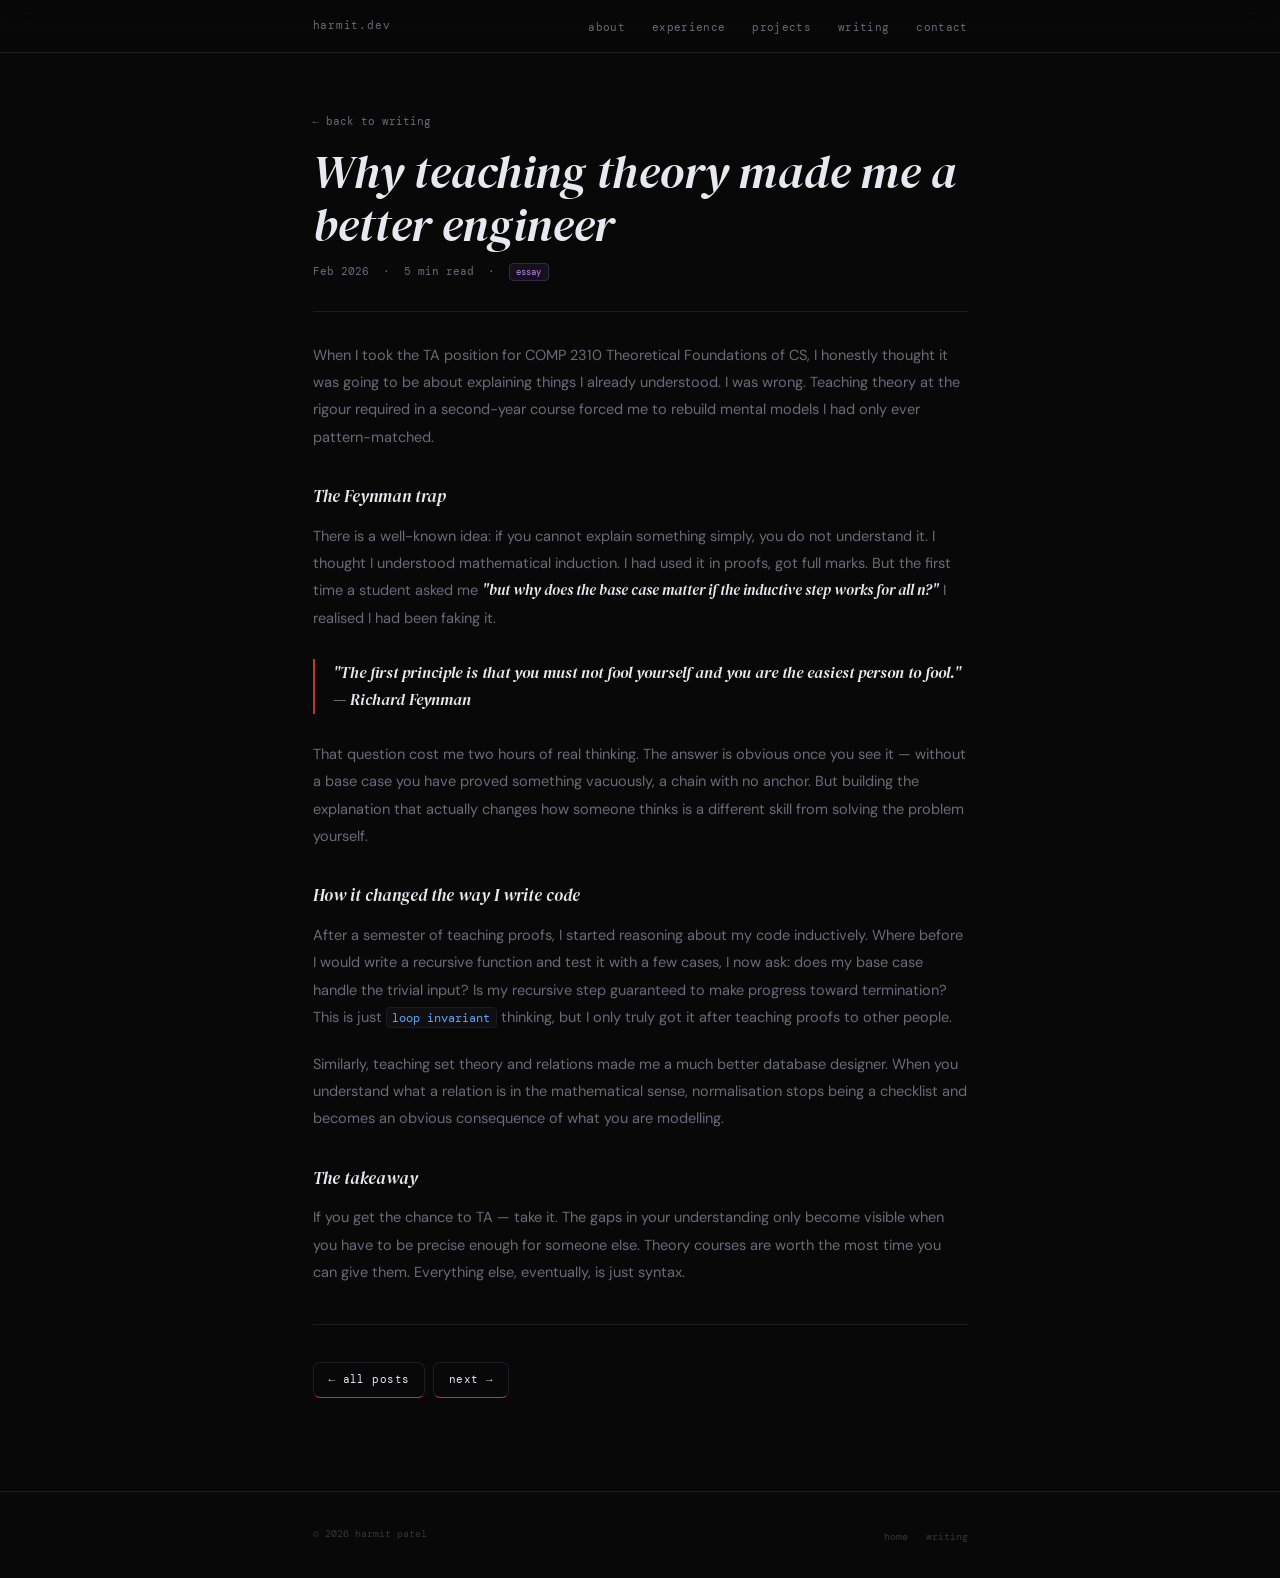
<file: blog-post1.html>
<!DOCTYPE html>
<html lang="en">
<head>
  <meta charset="UTF-8" />
  <meta name="viewport" content="width=device-width, initial-scale=1.0" />
  <title>Why teaching theory made me a better engineer — Harmit Patel</title>
  <link rel="icon" type="image/png" href="https://avatars.githubusercontent.com/u/111548124?v=4" />
  <link rel="stylesheet" href="mycss.css" />
</head>
<body>
  <nav>
    <div class="nav-inner">
      <a href="index.html" class="nav-logo">harmit.dev</a>
      <ul class="nav-links">
        <li><a href="index.html#about">about</a></li>
        <li><a href="index.html#experience">experience</a></li>
        <li><a href="index.html#projects">projects</a></li>
        <li><a href="index.html#writing">writing</a></li>
        <li><a href="index.html#contact">contact</a></li>
      </ul>
      <button class="nav-toggle" id="navToggle" aria-label="Toggle menu"><span></span><span></span><span></span></button>
    </div>
  </nav>
  <div class="mobile-menu" id="mobileMenu">
    <a href="index.html#about">about</a>
    <a href="index.html#experience">experience</a>
    <a href="index.html#projects">projects</a>
    <a href="index.html#writing">writing</a>
    <a href="index.html#contact">contact</a>
  </div>
  <div class="wrapper">
    <div class="page-header">
      <p style="margin-bottom:1rem;"><a href="index.html#writing" style="font-family:var(--font-mono);font-size:0.7rem;color:var(--text-muted);">← back to writing</a></p>
      <h1>Why teaching theory made me a better engineer</h1>
      <p style="margin-top:0.6rem;">Feb 2026 &nbsp;·&nbsp; 5 min read &nbsp;·&nbsp; <span class="tag purple">essay</span></p>
    </div>
    <article class="post-content section" style="border-top:none;padding-top:0;">
      <p>When I took the TA position for COMP 2310 Theoretical Foundations of CS, I honestly thought it was going to be about explaining things I already understood. I was wrong. Teaching theory at the rigour required in a second-year course forced me to rebuild mental models I had only ever pattern-matched.</p>
      <h2>The Feynman trap</h2>
      <p>There is a well-known idea: if you cannot explain something simply, you do not understand it. I thought I understood mathematical induction. I had used it in proofs, got full marks. But the first time a student asked me <em>"but why does the base case matter if the inductive step works for all n?"</em> I realised I had been faking it.</p>
      <blockquote>"The first principle is that you must not fool yourself and you are the easiest person to fool." — Richard Feynman</blockquote>
      <p>That question cost me two hours of real thinking. The answer is obvious once you see it — without a base case you have proved something vacuously, a chain with no anchor. But building the explanation that actually changes how someone thinks is a different skill from solving the problem yourself.</p>
      <h2>How it changed the way I write code</h2>
      <p>After a semester of teaching proofs, I started reasoning about my code inductively. Where before I would write a recursive function and test it with a few cases, I now ask: does my base case handle the trivial input? Is my recursive step guaranteed to make progress toward termination? This is just <code>loop invariant</code> thinking, but I only truly got it after teaching proofs to other people.</p>
      <p>Similarly, teaching set theory and relations made me a much better database designer. When you understand what a relation is in the mathematical sense, normalisation stops being a checklist and becomes an obvious consequence of what you are modelling.</p>
      <h2>The takeaway</h2>
      <p>If you get the chance to TA — take it. The gaps in your understanding only become visible when you have to be precise enough for someone else. Theory courses are worth the most time you can give them. Everything else, eventually, is just syntax.</p>
      <hr />
      <div style="display:flex;gap:0.5rem;margin-top:0.5rem;">
        <a href="index.html#writing" class="btn btn-ghost">← all posts</a>
        <a href="blog-post2.html" class="btn btn-ghost">next →</a>
      </div>
    </article>
  </div>
  <footer>
    <div class="footer-inner">
      <span class="footer-copy">&copy; 2026 harmit patel</span>
      <ul class="footer-links"><li><a href="index.html">home</a></li><li><a href="index.html#writing">writing</a></li></ul>
    </div>
  </footer>
  <script>
    const t=document.getElementById("navToggle"),m=document.getElementById("mobileMenu");
    t.addEventListener("click",()=>{t.classList.toggle("open");m.classList.toggle("open");});
  </script>
</body>
</html>
</file>
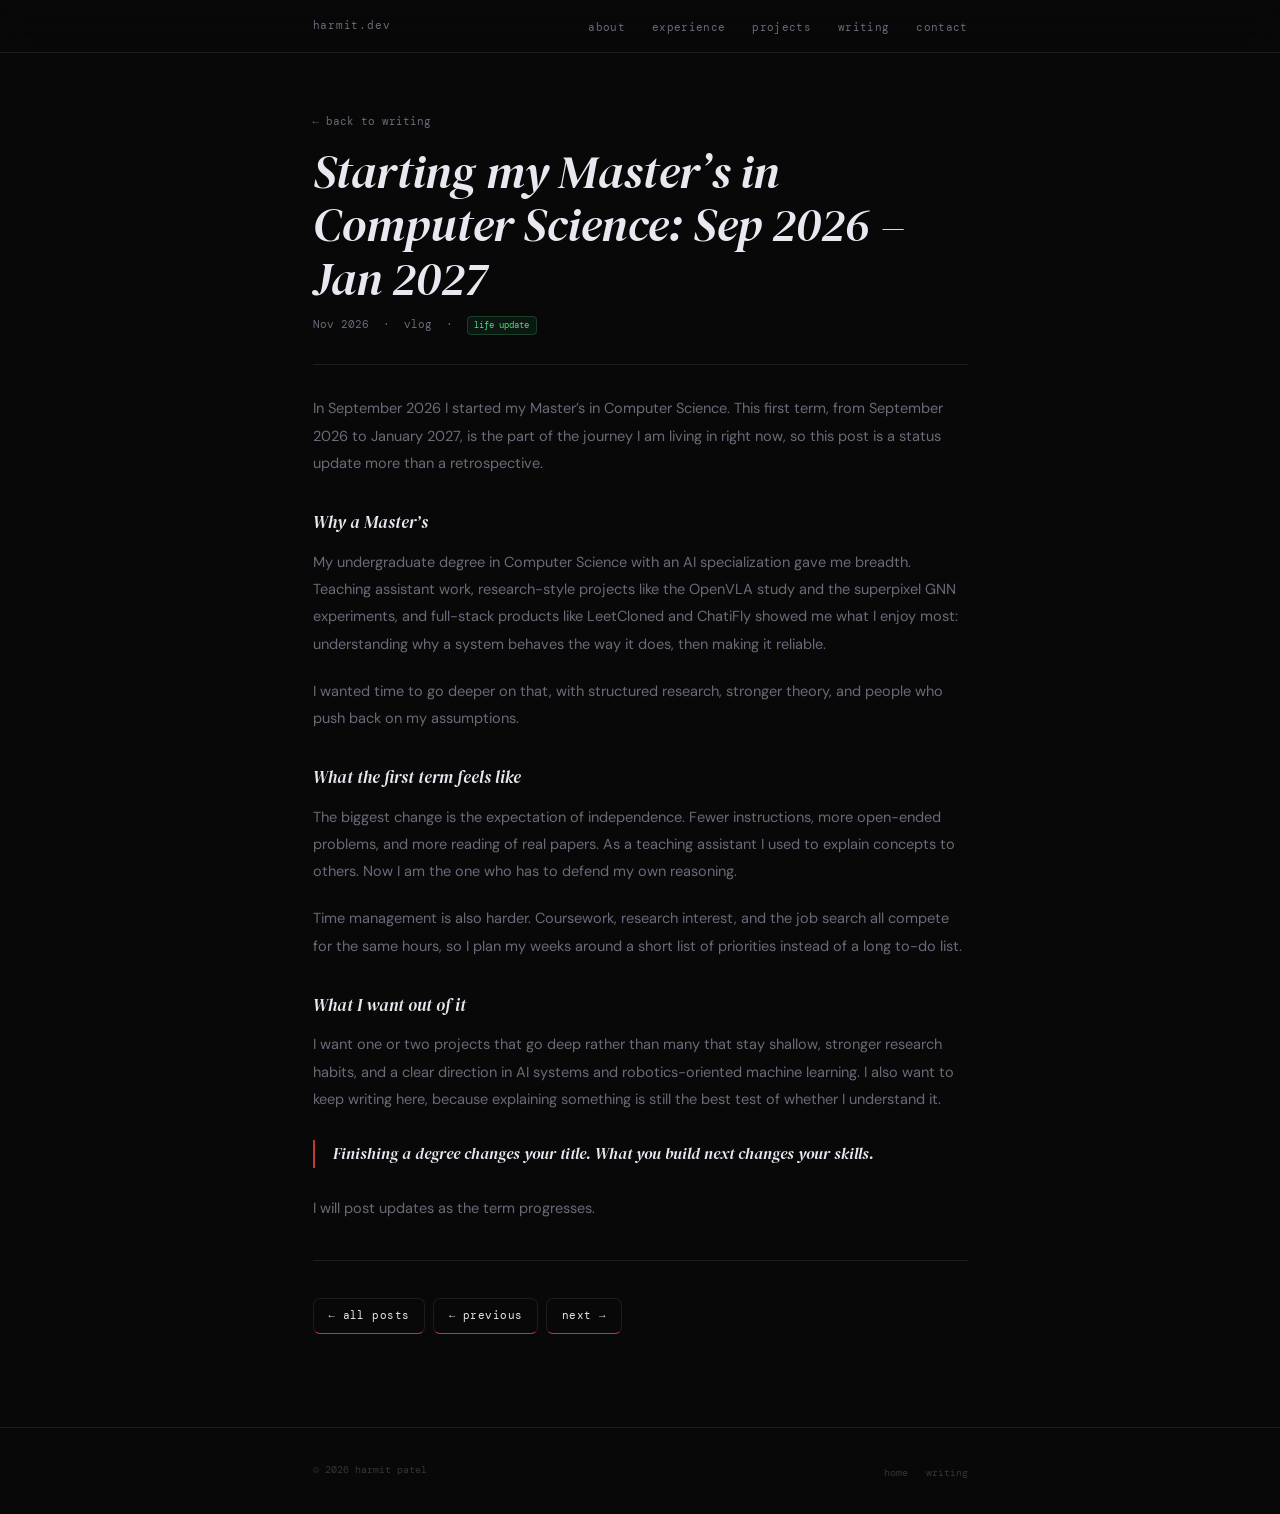
<file: blog-post10.html>
<!DOCTYPE html>
<html lang="en">
<head>
  <meta charset="UTF-8" />
  <meta name="viewport" content="width=device-width, initial-scale=1.0" />
  <title>Starting my Master’s in Computer Science: Sep 2026 – Jan 2027 — Harmit Patel</title>
  <link rel="icon" type="image/png" href="https://avatars.githubusercontent.com/u/111548124?v=4" />
  <link rel="stylesheet" href="mycss.css" />
</head>
<body>
  <nav>
    <div class="nav-inner">
      <a href="index.html" class="nav-logo">harmit.dev</a>
      <ul class="nav-links">
        <li><a href="index.html#about">about</a></li>
        <li><a href="index.html#experience">experience</a></li>
        <li><a href="index.html#projects">projects</a></li>
        <li><a href="index.html#writing">writing</a></li>
        <li><a href="index.html#contact">contact</a></li>
      </ul>
      <button class="nav-toggle" id="navToggle" aria-label="Toggle menu"><span></span><span></span><span></span></button>
    </div>
  </nav>
  <div class="mobile-menu" id="mobileMenu">
    <a href="index.html#about">about</a>
    <a href="index.html#experience">experience</a>
    <a href="index.html#projects">projects</a>
    <a href="index.html#writing">writing</a>
    <a href="index.html#contact">contact</a>
  </div>
  <div class="wrapper">
    <div class="page-header">
      <p style="margin-bottom:1rem;"><a href="index.html#writing" style="font-family:var(--font-mono);font-size:0.7rem;color:var(--text-muted);">← back to writing</a></p>
      <h1>Starting my Master’s in Computer Science: Sep 2026 – Jan 2027</h1>
      <p style="margin-top:0.6rem;">Nov 2026 &nbsp;·&nbsp; vlog &nbsp;·&nbsp; <span class="tag green">life update</span></p>
    </div>
    <article class="post-content section" style="border-top:none;padding-top:0;">

      <p>In September 2026 I started my Master’s in Computer Science. This first term, from September 2026 to January 2027, is the part of the journey I am living in right now, so this post is a status update more than a retrospective.</p>
      <h2>Why a Master’s</h2>
      <p>My undergraduate degree in Computer Science with an AI specialization gave me breadth. Teaching assistant work, research-style projects like the OpenVLA study and the superpixel GNN experiments, and full-stack products like LeetCloned and ChatiFly showed me what I enjoy most: understanding why a system behaves the way it does, then making it reliable.</p>
      <p>I wanted time to go deeper on that, with structured research, stronger theory, and people who push back on my assumptions.</p>
      <h2>What the first term feels like</h2>
      <p>The biggest change is the expectation of independence. Fewer instructions, more open-ended problems, and more reading of real papers. As a teaching assistant I used to explain concepts to others. Now I am the one who has to defend my own reasoning.</p>
      <p>Time management is also harder. Coursework, research interest, and the job search all compete for the same hours, so I plan my weeks around a short list of priorities instead of a long to-do list.</p>
      <h2>What I want out of it</h2>
      <p>I want one or two projects that go deep rather than many that stay shallow, stronger research habits, and a clear direction in AI systems and robotics-oriented machine learning. I also want to keep writing here, because explaining something is still the best test of whether I understand it.</p>
      <blockquote>Finishing a degree changes your title. What you build next changes your skills.</blockquote>
      <p>I will post updates as the term progresses.</p>

      <hr />
      <div style="display:flex;gap:0.5rem;margin-top:0.5rem;flex-wrap:wrap;">
        <a href="index.html#writing" class="btn btn-ghost">← all posts</a>
        <a href="blog-post9.html" class="btn btn-ghost">← previous</a>
        <a href="blog-post11.html" class="btn btn-ghost">next →</a>
      </div>
    </article>
  </div>
  <footer>
    <div class="footer-inner">
      <span class="footer-copy">&copy; 2026 harmit patel</span>
      <ul class="footer-links"><li><a href="index.html">home</a></li><li><a href="index.html#writing">writing</a></li></ul>
    </div>
  </footer>
  <script>
    const t=document.getElementById("navToggle"),m=document.getElementById("mobileMenu");
    t.addEventListener("click",()=>{t.classList.toggle("open");m.classList.toggle("open");});
  </script>
</body>
</html>
</file>
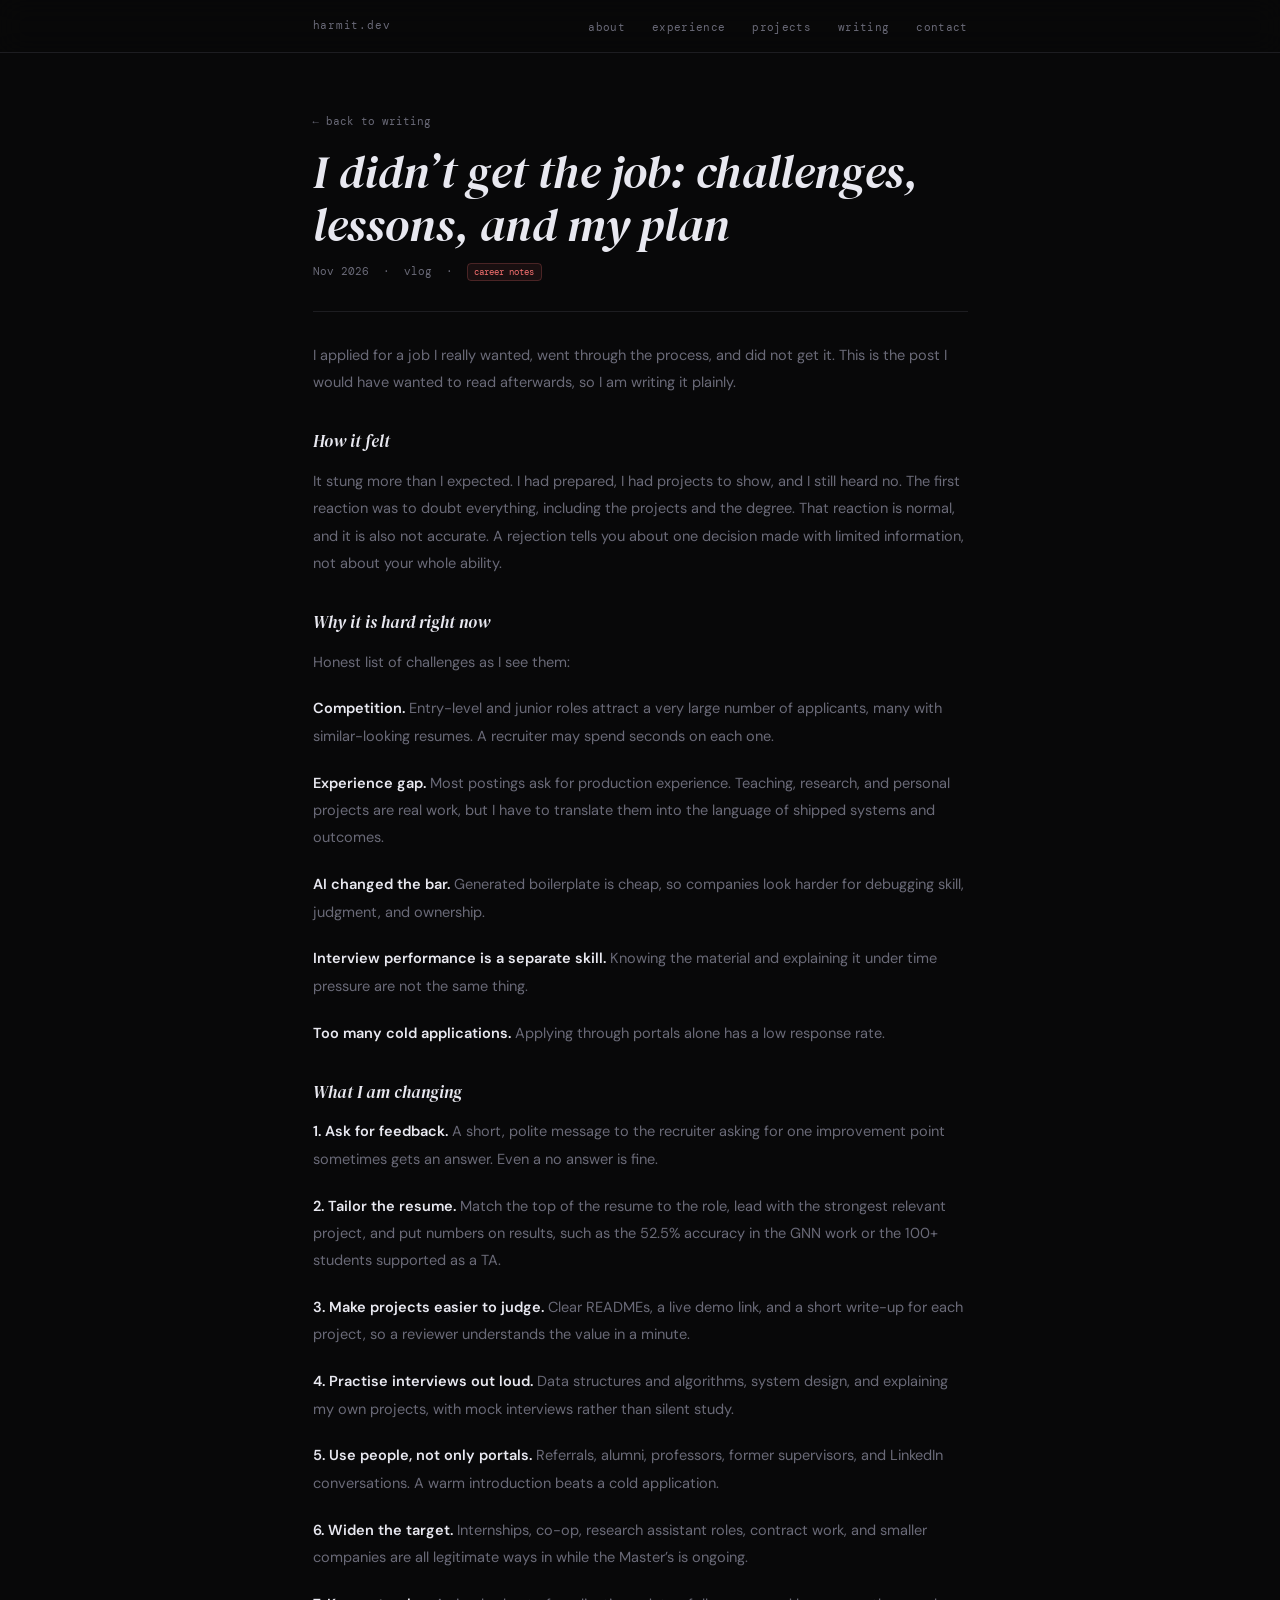
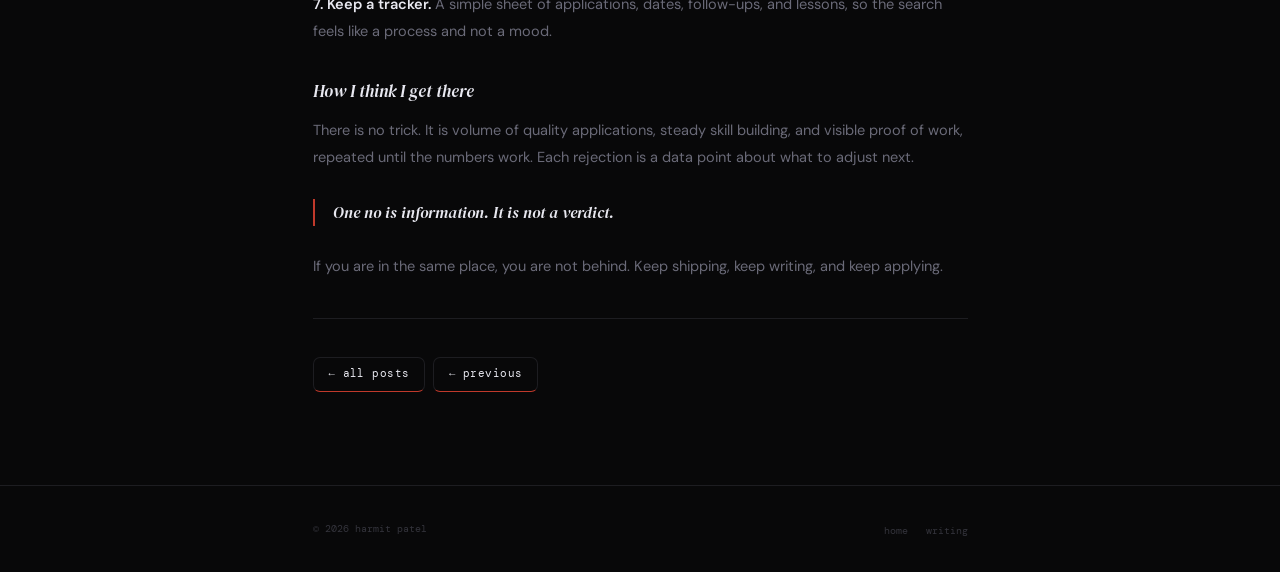
<file: blog-post11.html>
<!DOCTYPE html>
<html lang="en">
<head>
  <meta charset="UTF-8" />
  <meta name="viewport" content="width=device-width, initial-scale=1.0" />
  <title>I didn’t get the job: challenges, lessons, and my plan — Harmit Patel</title>
  <link rel="icon" type="image/png" href="https://avatars.githubusercontent.com/u/111548124?v=4" />
  <link rel="stylesheet" href="mycss.css" />
</head>
<body>
  <nav>
    <div class="nav-inner">
      <a href="index.html" class="nav-logo">harmit.dev</a>
      <ul class="nav-links">
        <li><a href="index.html#about">about</a></li>
        <li><a href="index.html#experience">experience</a></li>
        <li><a href="index.html#projects">projects</a></li>
        <li><a href="index.html#writing">writing</a></li>
        <li><a href="index.html#contact">contact</a></li>
      </ul>
      <button class="nav-toggle" id="navToggle" aria-label="Toggle menu"><span></span><span></span><span></span></button>
    </div>
  </nav>
  <div class="mobile-menu" id="mobileMenu">
    <a href="index.html#about">about</a>
    <a href="index.html#experience">experience</a>
    <a href="index.html#projects">projects</a>
    <a href="index.html#writing">writing</a>
    <a href="index.html#contact">contact</a>
  </div>
  <div class="wrapper">
    <div class="page-header">
      <p style="margin-bottom:1rem;"><a href="index.html#writing" style="font-family:var(--font-mono);font-size:0.7rem;color:var(--text-muted);">← back to writing</a></p>
      <h1>I didn’t get the job: challenges, lessons, and my plan</h1>
      <p style="margin-top:0.6rem;">Nov 2026 &nbsp;·&nbsp; vlog &nbsp;·&nbsp; <span class="tag red">career notes</span></p>
    </div>
    <article class="post-content section" style="border-top:none;padding-top:0;">

      <p>I applied for a job I really wanted, went through the process, and did not get it. This is the post I would have wanted to read afterwards, so I am writing it plainly.</p>
      <h2>How it felt</h2>
      <p>It stung more than I expected. I had prepared, I had projects to show, and I still heard no. The first reaction was to doubt everything, including the projects and the degree. That reaction is normal, and it is also not accurate. A rejection tells you about one decision made with limited information, not about your whole ability.</p>
      <h2>Why it is hard right now</h2>
      <p>Honest list of challenges as I see them:</p>
      <p><strong>Competition.</strong> Entry-level and junior roles attract a very large number of applicants, many with similar-looking resumes. A recruiter may spend seconds on each one.</p>
      <p><strong>Experience gap.</strong> Most postings ask for production experience. Teaching, research, and personal projects are real work, but I have to translate them into the language of shipped systems and outcomes.</p>
      <p><strong>AI changed the bar.</strong> Generated boilerplate is cheap, so companies look harder for debugging skill, judgment, and ownership.</p>
      <p><strong>Interview performance is a separate skill.</strong> Knowing the material and explaining it under time pressure are not the same thing.</p>
      <p><strong>Too many cold applications.</strong> Applying through portals alone has a low response rate.</p>
      <h2>What I am changing</h2>
      <p><strong>1. Ask for feedback.</strong> A short, polite message to the recruiter asking for one improvement point sometimes gets an answer. Even a no answer is fine.</p>
      <p><strong>2. Tailor the resume.</strong> Match the top of the resume to the role, lead with the strongest relevant project, and put numbers on results, such as the 52.5% accuracy in the GNN work or the 100+ students supported as a TA.</p>
      <p><strong>3. Make projects easier to judge.</strong> Clear READMEs, a live demo link, and a short write-up for each project, so a reviewer understands the value in a minute.</p>
      <p><strong>4. Practise interviews out loud.</strong> Data structures and algorithms, system design, and explaining my own projects, with mock interviews rather than silent study.</p>
      <p><strong>5. Use people, not only portals.</strong> Referrals, alumni, professors, former supervisors, and LinkedIn conversations. A warm introduction beats a cold application.</p>
      <p><strong>6. Widen the target.</strong> Internships, co-op, research assistant roles, contract work, and smaller companies are all legitimate ways in while the Master’s is ongoing.</p>
      <p><strong>7. Keep a tracker.</strong> A simple sheet of applications, dates, follow-ups, and lessons, so the search feels like a process and not a mood.</p>
      <h2>How I think I get there</h2>
      <p>There is no trick. It is volume of quality applications, steady skill building, and visible proof of work, repeated until the numbers work. Each rejection is a data point about what to adjust next.</p>
      <blockquote>One no is information. It is not a verdict.</blockquote>
      <p>If you are in the same place, you are not behind. Keep shipping, keep writing, and keep applying.</p>

      <hr />
      <div style="display:flex;gap:0.5rem;margin-top:0.5rem;flex-wrap:wrap;">
        <a href="index.html#writing" class="btn btn-ghost">← all posts</a>
        <a href="blog-post10.html" class="btn btn-ghost">← previous</a>
      </div>
    </article>
  </div>
  <footer>
    <div class="footer-inner">
      <span class="footer-copy">&copy; 2026 harmit patel</span>
      <ul class="footer-links"><li><a href="index.html">home</a></li><li><a href="index.html#writing">writing</a></li></ul>
    </div>
  </footer>
  <script>
    const t=document.getElementById("navToggle"),m=document.getElementById("mobileMenu");
    t.addEventListener("click",()=>{t.classList.toggle("open");m.classList.toggle("open");});
  </script>
</body>
</html>
</file>
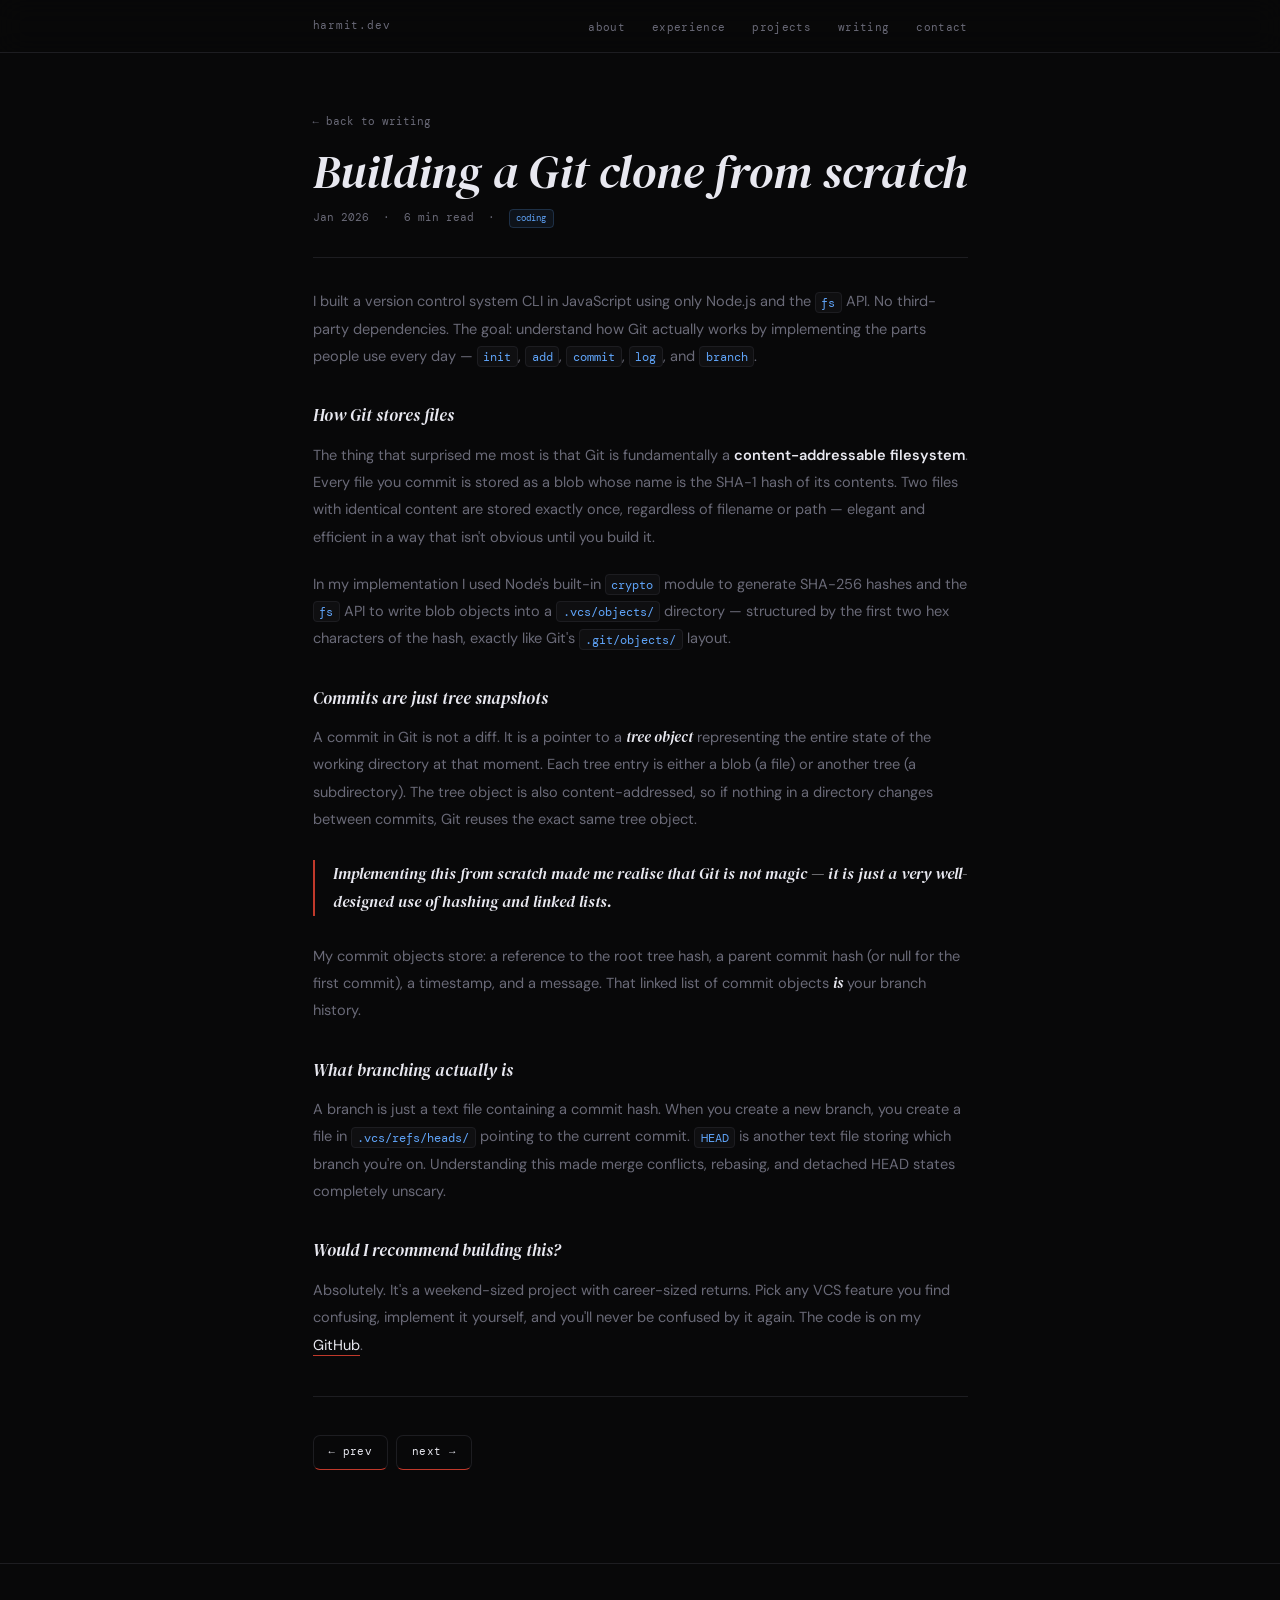
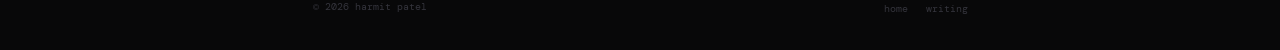
<file: blog-post2.html>
<!DOCTYPE html>
<html lang="en">
<head>
  <meta charset="UTF-8" />
  <meta name="viewport" content="width=device-width, initial-scale=1.0" />
  <title>Building a Git clone from scratch — Harmit Patel</title>
  <link rel="icon" type="image/png" href="https://avatars.githubusercontent.com/u/111548124?v=4" />
  <link rel="stylesheet" href="mycss.css" />
</head>
<body>
  <nav>
    <div class="nav-inner">
      <a href="index.html" class="nav-logo">harmit.dev</a>
      <ul class="nav-links">
        <li><a href="index.html#about">about</a></li>
        <li><a href="index.html#experience">experience</a></li>
        <li><a href="index.html#projects">projects</a></li>
        <li><a href="index.html#writing">writing</a></li>
        <li><a href="index.html#contact">contact</a></li>
      </ul>
      <button class="nav-toggle" id="navToggle" aria-label="Toggle menu"><span></span><span></span><span></span></button>
    </div>
  </nav>
  <div class="mobile-menu" id="mobileMenu">
    <a href="index.html#about">about</a>
    <a href="index.html#experience">experience</a>
    <a href="index.html#projects">projects</a>
    <a href="index.html#writing">writing</a>
    <a href="index.html#contact">contact</a>
  </div>
  <div class="wrapper">
    <div class="page-header">
      <p style="margin-bottom:1rem;"><a href="index.html#writing" style="font-family:var(--font-mono);font-size:0.7rem;color:var(--text-muted);">← back to writing</a></p>
      <h1>Building a Git clone from scratch</h1>
      <p style="margin-top:0.6rem;">Jan 2026 &nbsp;·&nbsp; 6 min read &nbsp;·&nbsp; <span class="tag blue">coding</span></p>
    </div>
    <article class="post-content section" style="border-top:none;padding-top:0;">
      <p>I built a version control system CLI in JavaScript using only Node.js and the <code>fs</code> API. No third-party dependencies. The goal: understand how Git actually works by implementing the parts people use every day — <code>init</code>, <code>add</code>, <code>commit</code>, <code>log</code>, and <code>branch</code>.</p>
      <h2>How Git stores files</h2>
      <p>The thing that surprised me most is that Git is fundamentally a <strong>content-addressable filesystem</strong>. Every file you commit is stored as a blob whose name is the SHA-1 hash of its contents. Two files with identical content are stored exactly once, regardless of filename or path — elegant and efficient in a way that isn't obvious until you build it.</p>
      <p>In my implementation I used Node's built-in <code>crypto</code> module to generate SHA-256 hashes and the <code>fs</code> API to write blob objects into a <code>.vcs/objects/</code> directory — structured by the first two hex characters of the hash, exactly like Git's <code>.git/objects/</code> layout.</p>
      <h2>Commits are just tree snapshots</h2>
      <p>A commit in Git is not a diff. It is a pointer to a <em>tree object</em> representing the entire state of the working directory at that moment. Each tree entry is either a blob (a file) or another tree (a subdirectory). The tree object is also content-addressed, so if nothing in a directory changes between commits, Git reuses the exact same tree object.</p>
      <blockquote>Implementing this from scratch made me realise that Git is not magic — it is just a very well-designed use of hashing and linked lists.</blockquote>
      <p>My commit objects store: a reference to the root tree hash, a parent commit hash (or null for the first commit), a timestamp, and a message. That linked list of commit objects <em>is</em> your branch history.</p>
      <h2>What branching actually is</h2>
      <p>A branch is just a text file containing a commit hash. When you create a new branch, you create a file in <code>.vcs/refs/heads/</code> pointing to the current commit. <code>HEAD</code> is another text file storing which branch you're on. Understanding this made merge conflicts, rebasing, and detached HEAD states completely unscary.</p>
      <h2>Would I recommend building this?</h2>
      <p>Absolutely. It's a weekend-sized project with career-sized returns. Pick any VCS feature you find confusing, implement it yourself, and you'll never be confused by it again. The code is on my <a href="https://github.com/Harmit3" target="_blank" rel="noopener">GitHub</a>.</p>
      <hr />
      <div style="display:flex;gap:0.5rem;margin-top:0.5rem;">
        <a href="blog-post1.html" class="btn btn-ghost">← prev</a>
        <a href="blog-post3.html" class="btn btn-ghost">next →</a>
      </div>
    </article>
  </div>
  <footer>
    <div class="footer-inner">
      <span class="footer-copy">&copy; 2026 harmit patel</span>
      <ul class="footer-links"><li><a href="index.html">home</a></li><li><a href="index.html#writing">writing</a></li></ul>
    </div>
  </footer>
  <script>
    const t=document.getElementById("navToggle"),m=document.getElementById("mobileMenu");
    t.addEventListener("click",()=>{t.classList.toggle("open");m.classList.toggle("open");});
  </script>
</body>
</html>
</file>
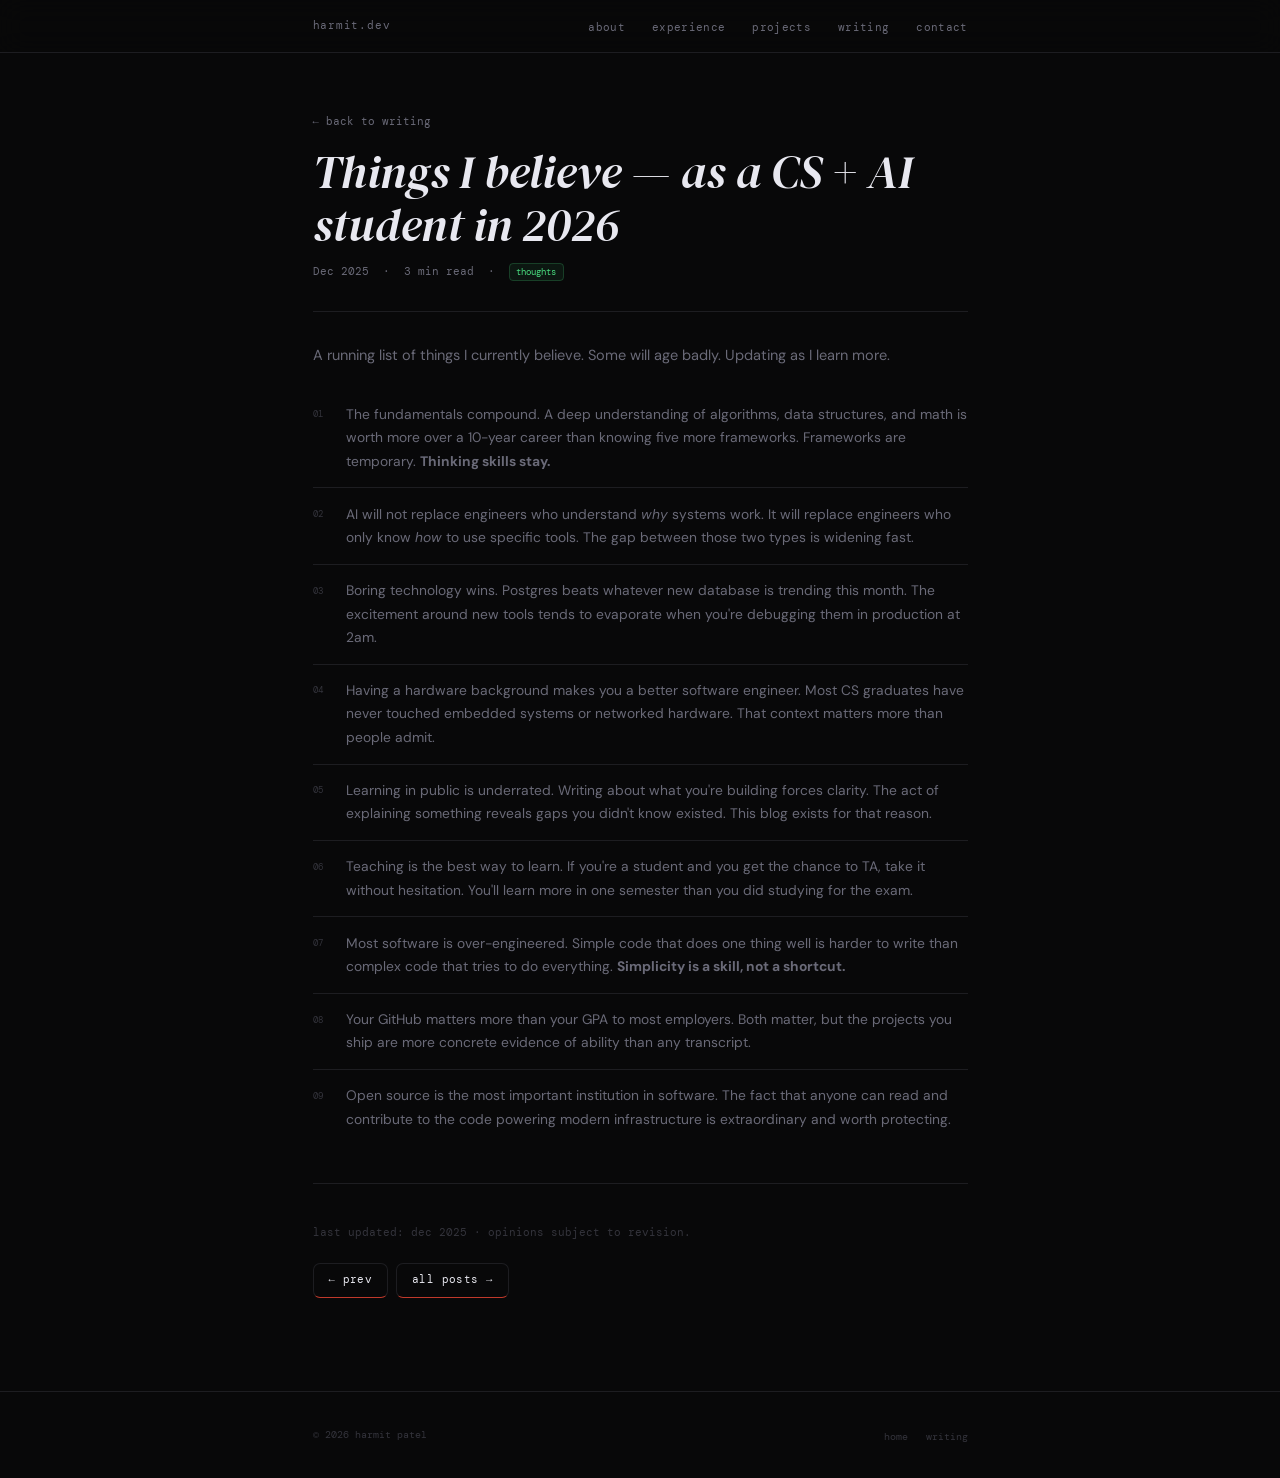
<file: blog-post3.html>
<!DOCTYPE html>
<html lang="en">
<head>
  <meta charset="UTF-8" />
  <meta name="viewport" content="width=device-width, initial-scale=1.0" />
  <title>Things I believe — Harmit Patel</title>
  <link rel="icon" type="image/png" href="https://avatars.githubusercontent.com/u/111548124?v=4" />
  <link rel="stylesheet" href="mycss.css" />
</head>
<body>
  <nav>
    <div class="nav-inner">
      <a href="index.html" class="nav-logo">harmit.dev</a>
      <ul class="nav-links">
        <li><a href="index.html#about">about</a></li>
        <li><a href="index.html#experience">experience</a></li>
        <li><a href="index.html#projects">projects</a></li>
        <li><a href="index.html#writing">writing</a></li>
        <li><a href="index.html#contact">contact</a></li>
      </ul>
      <button class="nav-toggle" id="navToggle" aria-label="Toggle menu"><span></span><span></span><span></span></button>
    </div>
  </nav>
  <div class="mobile-menu" id="mobileMenu">
    <a href="index.html#about">about</a>
    <a href="index.html#experience">experience</a>
    <a href="index.html#projects">projects</a>
    <a href="index.html#writing">writing</a>
    <a href="index.html#contact">contact</a>
  </div>
  <div class="wrapper">
    <div class="page-header">
      <p style="margin-bottom:1rem;"><a href="index.html#writing" style="font-family:var(--font-mono);font-size:0.7rem;color:var(--text-muted);">← back to writing</a></p>
      <h1>Things I believe — as a CS + AI student in 2026</h1>
      <p style="margin-top:0.6rem;">Dec 2025 &nbsp;·&nbsp; 3 min read &nbsp;·&nbsp; <span class="tag green">thoughts</span></p>
    </div>
    <article class="post-content section" style="border-top:none;padding-top:0;">
      <p>A running list of things I currently believe. Some will age badly. Updating as I learn more.</p>
      <ul class="beliefs-list">
        <li><span class="belief-num">01</span><span>The fundamentals compound. A deep understanding of algorithms, data structures, and math is worth more over a 10-year career than knowing five more frameworks. Frameworks are temporary. <strong>Thinking skills stay.</strong></span></li>
        <li><span class="belief-num">02</span><span>AI will not replace engineers who understand <em>why</em> systems work. It will replace engineers who only know <em>how</em> to use specific tools. The gap between those two types is widening fast.</span></li>
        <li><span class="belief-num">03</span><span>Boring technology wins. Postgres beats whatever new database is trending this month. The excitement around new tools tends to evaporate when you're debugging them in production at 2am.</span></li>
        <li><span class="belief-num">04</span><span>Having a hardware background makes you a better software engineer. Most CS graduates have never touched embedded systems or networked hardware. That context matters more than people admit.</span></li>
        <li><span class="belief-num">05</span><span>Learning in public is underrated. Writing about what you're building forces clarity. The act of explaining something reveals gaps you didn't know existed. This blog exists for that reason.</span></li>
        <li><span class="belief-num">06</span><span>Teaching is the best way to learn. If you're a student and you get the chance to TA, take it without hesitation. You'll learn more in one semester than you did studying for the exam.</span></li>
        <li><span class="belief-num">07</span><span>Most software is over-engineered. Simple code that does one thing well is harder to write than complex code that tries to do everything. <strong>Simplicity is a skill, not a shortcut.</strong></span></li>
        <li><span class="belief-num">08</span><span>Your GitHub matters more than your GPA to most employers. Both matter, but the projects you ship are more concrete evidence of ability than any transcript.</span></li>
        <li><span class="belief-num">09</span><span>Open source is the most important institution in software. The fact that anyone can read and contribute to the code powering modern infrastructure is extraordinary and worth protecting.</span></li>
      </ul>
      <hr />
      <p style="font-size:0.76rem;font-family:var(--font-mono);color:var(--text-faint);">last updated: dec 2025 · opinions subject to revision.</p>
      <div style="display:flex;gap:0.5rem;margin-top:1.2rem;">
        <a href="blog-post2.html" class="btn btn-ghost">← prev</a>
        <a href="index.html#writing" class="btn btn-ghost">all posts →</a>
      </div>
    </article>
  </div>
  <footer>
    <div class="footer-inner">
      <span class="footer-copy">&copy; 2026 harmit patel</span>
      <ul class="footer-links"><li><a href="index.html">home</a></li><li><a href="index.html#writing">writing</a></li></ul>
    </div>
  </footer>
  <script>
    const t=document.getElementById("navToggle"),m=document.getElementById("mobileMenu");
    t.addEventListener("click",()=>{t.classList.toggle("open");m.classList.toggle("open");});
  </script>
</body>
</html>
</file>
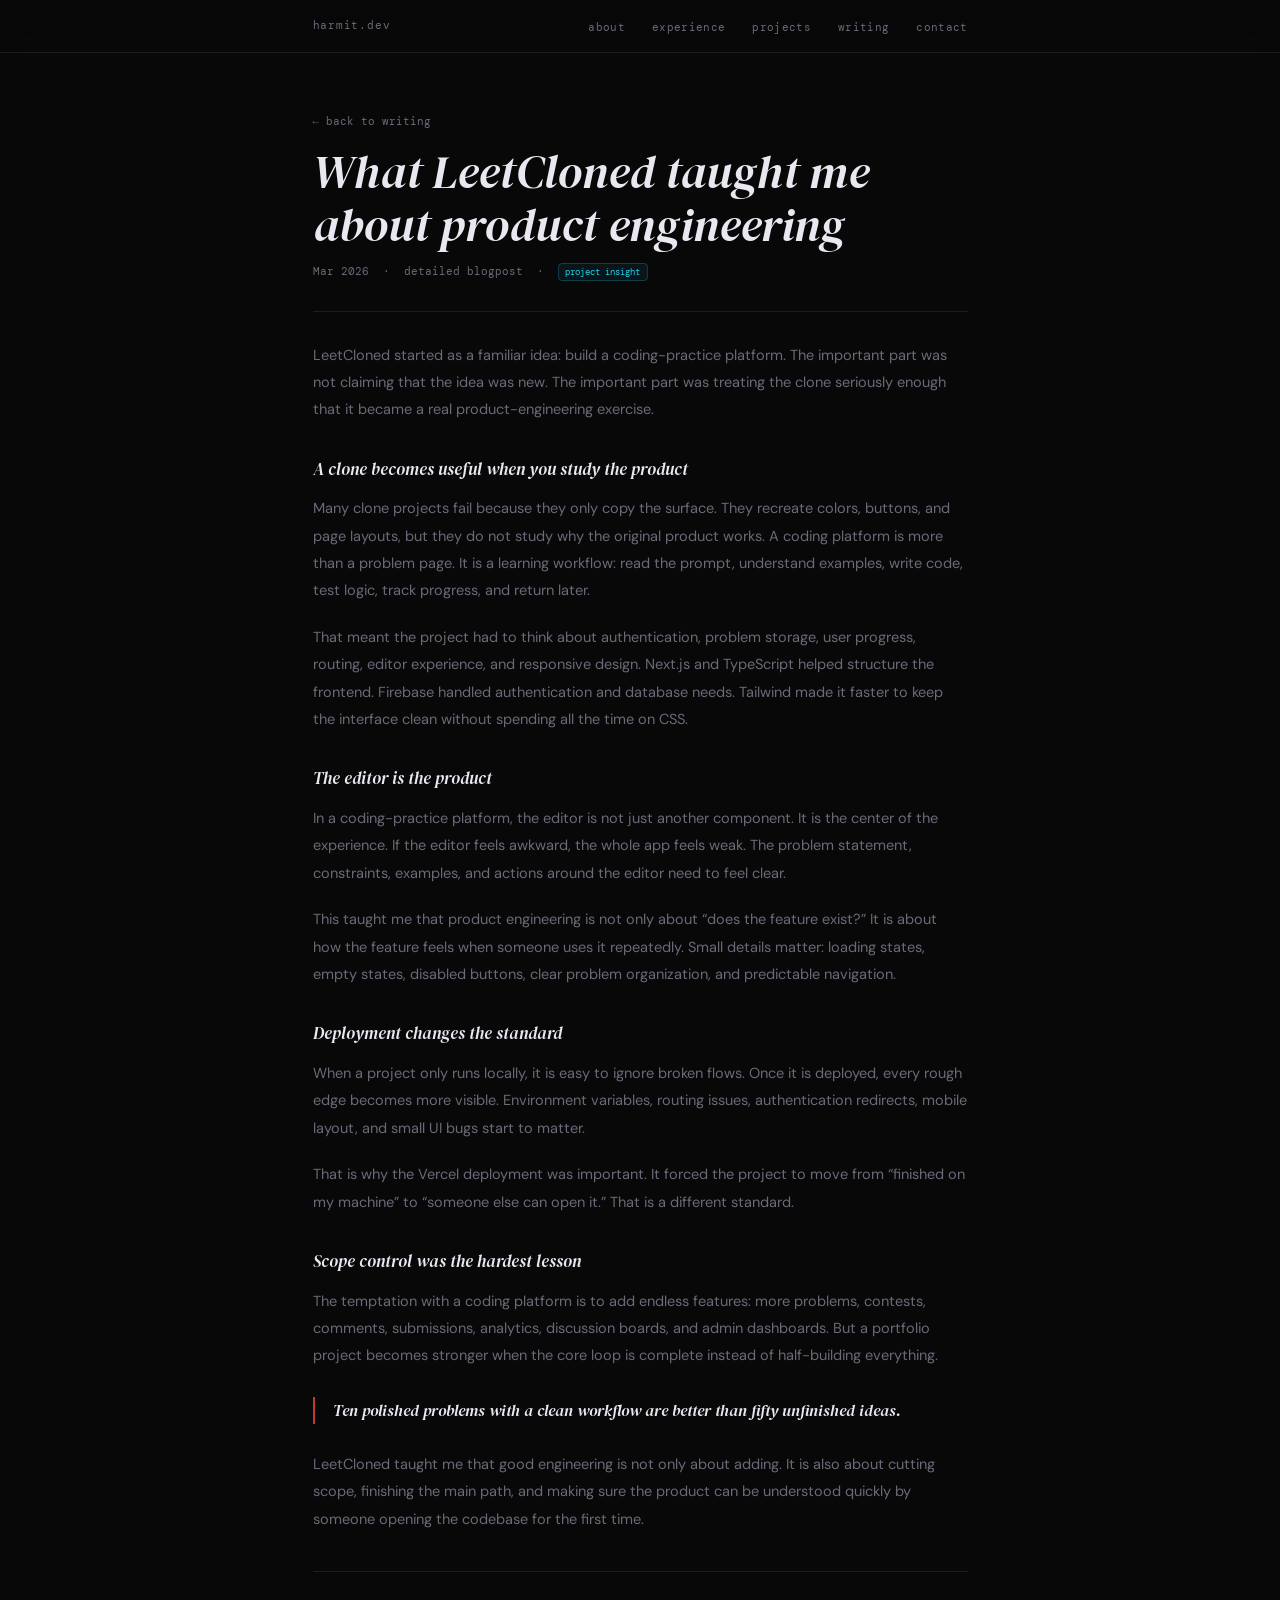
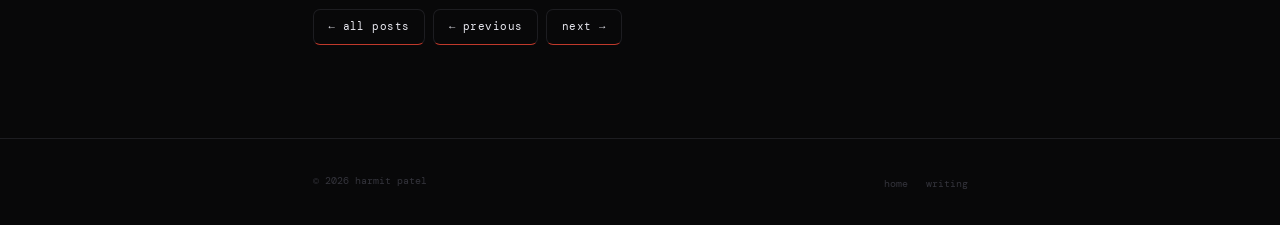
<file: blog-post4.html>
<!DOCTYPE html>
<html lang="en">
<head>
  <meta charset="UTF-8" />
  <meta name="viewport" content="width=device-width, initial-scale=1.0" />
  <title>What LeetCloned taught me about product engineering — Harmit Patel</title>
  <link rel="icon" type="image/png" href="https://avatars.githubusercontent.com/u/111548124?v=4" />
  <link rel="stylesheet" href="mycss.css" />
</head>
<body>
  <nav>
    <div class="nav-inner">
      <a href="index.html" class="nav-logo">harmit.dev</a>
      <ul class="nav-links">
        <li><a href="index.html#about">about</a></li>
        <li><a href="index.html#experience">experience</a></li>
        <li><a href="index.html#projects">projects</a></li>
        <li><a href="index.html#writing">writing</a></li>
        <li><a href="index.html#contact">contact</a></li>
      </ul>
      <button class="nav-toggle" id="navToggle" aria-label="Toggle menu"><span></span><span></span><span></span></button>
    </div>
  </nav>
  <div class="mobile-menu" id="mobileMenu">
    <a href="index.html#about">about</a>
    <a href="index.html#experience">experience</a>
    <a href="index.html#projects">projects</a>
    <a href="index.html#writing">writing</a>
    <a href="index.html#contact">contact</a>
  </div>
  <div class="wrapper">
    <div class="page-header">
      <p style="margin-bottom:1rem;"><a href="index.html#writing" style="font-family:var(--font-mono);font-size:0.7rem;color:var(--text-muted);">← back to writing</a></p>
      <h1>What LeetCloned taught me about product engineering</h1>
      <p style="margin-top:0.6rem;">Mar 2026 &nbsp;·&nbsp; detailed blogpost &nbsp;·&nbsp; <span class="tag cyan">project insight</span></p>
    </div>
    <article class="post-content section" style="border-top:none;padding-top:0;">

      <p>LeetCloned started as a familiar idea: build a coding-practice platform. The important part was not claiming that the idea was new. The important part was treating the clone seriously enough that it became a real product-engineering exercise.</p>
      <h2>A clone becomes useful when you study the product</h2>
      <p>Many clone projects fail because they only copy the surface. They recreate colors, buttons, and page layouts, but they do not study why the original product works. A coding platform is more than a problem page. It is a learning workflow: read the prompt, understand examples, write code, test logic, track progress, and return later.</p>
      <p>That meant the project had to think about authentication, problem storage, user progress, routing, editor experience, and responsive design. Next.js and TypeScript helped structure the frontend. Firebase handled authentication and database needs. Tailwind made it faster to keep the interface clean without spending all the time on CSS.</p>
      <h2>The editor is the product</h2>
      <p>In a coding-practice platform, the editor is not just another component. It is the center of the experience. If the editor feels awkward, the whole app feels weak. The problem statement, constraints, examples, and actions around the editor need to feel clear.</p>
      <p>This taught me that product engineering is not only about “does the feature exist?” It is about how the feature feels when someone uses it repeatedly. Small details matter: loading states, empty states, disabled buttons, clear problem organization, and predictable navigation.</p>
      <h2>Deployment changes the standard</h2>
      <p>When a project only runs locally, it is easy to ignore broken flows. Once it is deployed, every rough edge becomes more visible. Environment variables, routing issues, authentication redirects, mobile layout, and small UI bugs start to matter.</p>
      <p>That is why the Vercel deployment was important. It forced the project to move from “finished on my machine” to “someone else can open it.” That is a different standard.</p>
      <h2>Scope control was the hardest lesson</h2>
      <p>The temptation with a coding platform is to add endless features: more problems, contests, comments, submissions, analytics, discussion boards, and admin dashboards. But a portfolio project becomes stronger when the core loop is complete instead of half-building everything.</p>
      <blockquote>Ten polished problems with a clean workflow are better than fifty unfinished ideas.</blockquote>
      <p>LeetCloned taught me that good engineering is not only about adding. It is also about cutting scope, finishing the main path, and making sure the product can be understood quickly by someone opening the codebase for the first time.</p>

      <hr />
      <div style="display:flex;gap:0.5rem;margin-top:0.5rem;flex-wrap:wrap;">
        <a href="index.html#writing" class="btn btn-ghost">← all posts</a>
        <a href="blog-post3.html" class="btn btn-ghost">← previous</a>
        <a href="blog-post5.html" class="btn btn-ghost">next →</a>
      </div>
    </article>
  </div>
  <footer>
    <div class="footer-inner">
      <span class="footer-copy">&copy; 2026 harmit patel</span>
      <ul class="footer-links"><li><a href="index.html">home</a></li><li><a href="index.html#writing">writing</a></li></ul>
    </div>
  </footer>
  <script>
    const t=document.getElementById("navToggle"),m=document.getElementById("mobileMenu");
    t.addEventListener("click",()=>{t.classList.toggle("open");m.classList.toggle("open");});
  </script>
</body>
</html>
</file>
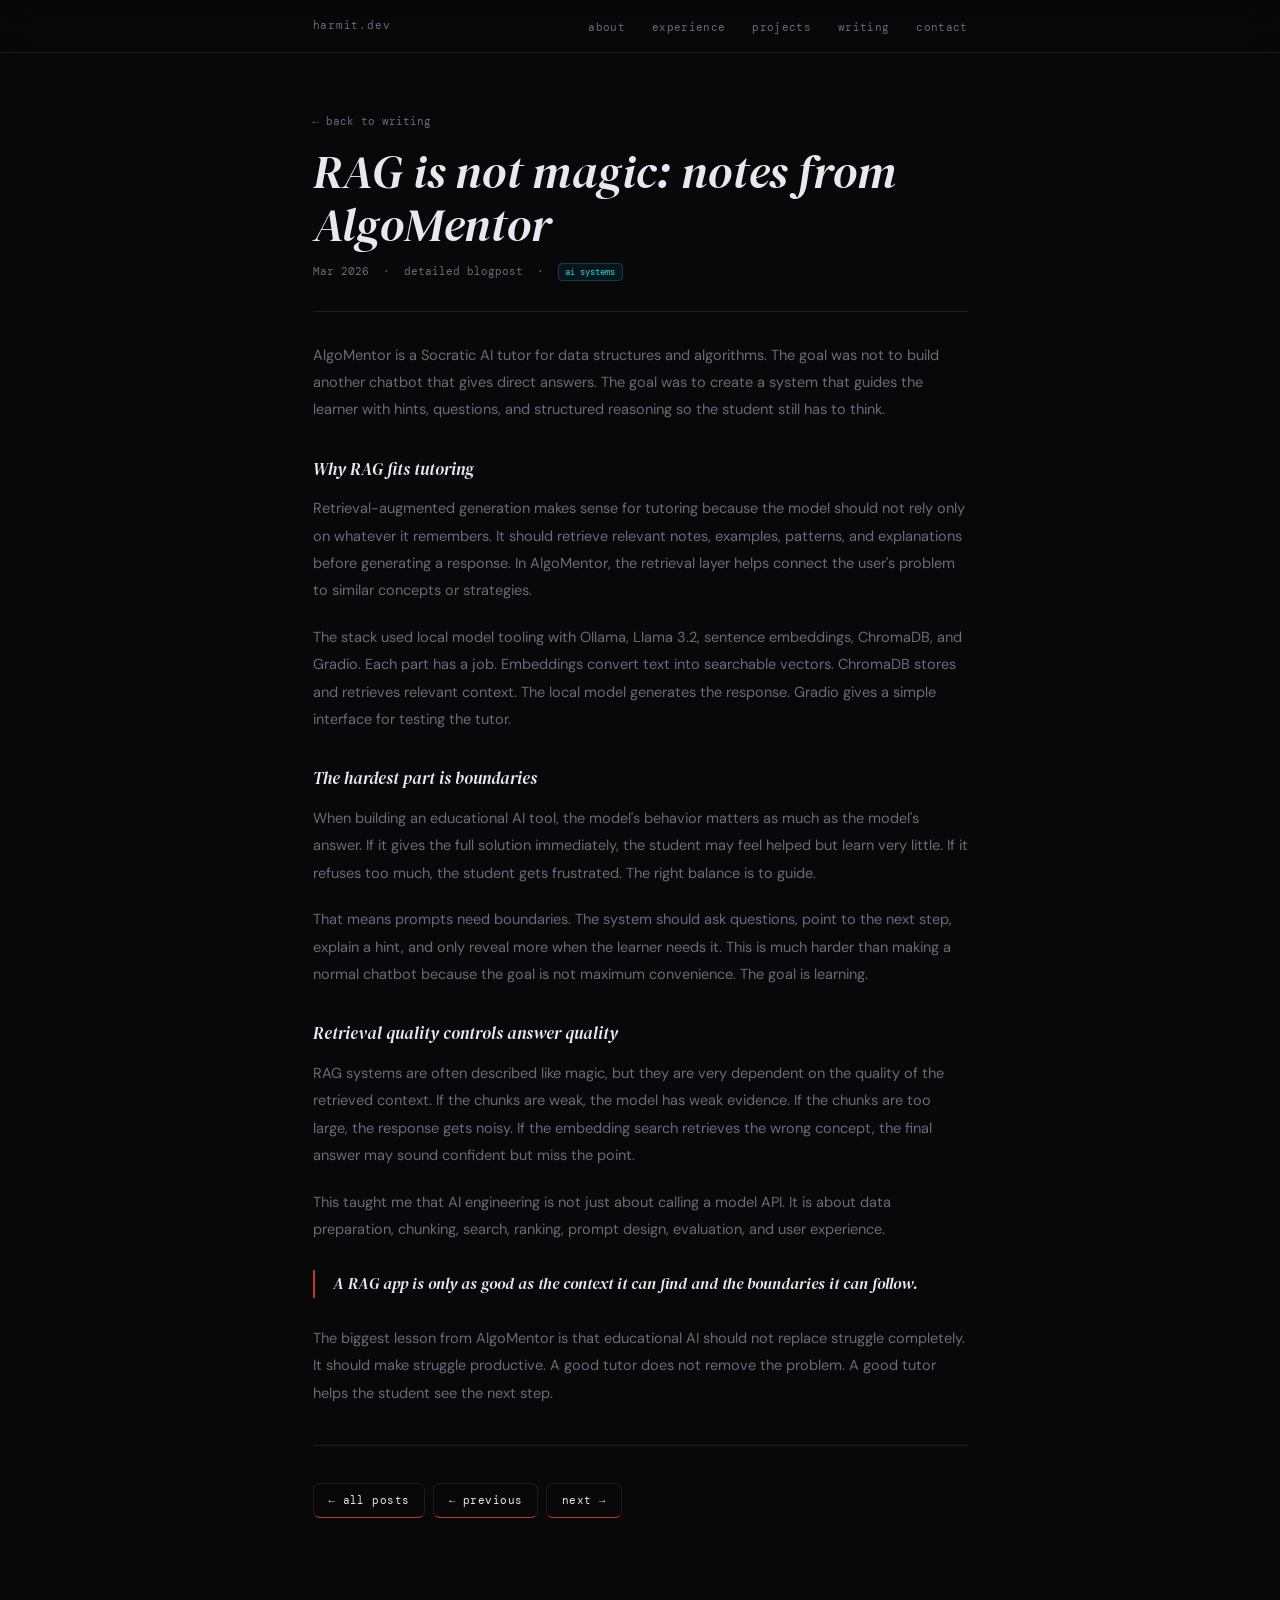
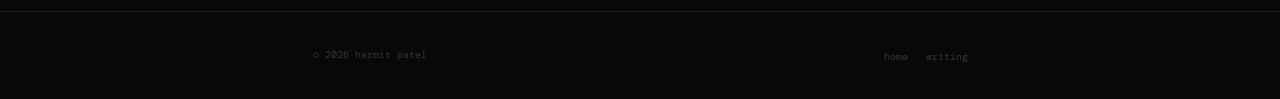
<file: blog-post5.html>
<!DOCTYPE html>
<html lang="en">
<head>
  <meta charset="UTF-8" />
  <meta name="viewport" content="width=device-width, initial-scale=1.0" />
  <title>RAG is not magic: notes from AlgoMentor — Harmit Patel</title>
  <link rel="icon" type="image/png" href="https://avatars.githubusercontent.com/u/111548124?v=4" />
  <link rel="stylesheet" href="mycss.css" />
</head>
<body>
  <nav>
    <div class="nav-inner">
      <a href="index.html" class="nav-logo">harmit.dev</a>
      <ul class="nav-links">
        <li><a href="index.html#about">about</a></li>
        <li><a href="index.html#experience">experience</a></li>
        <li><a href="index.html#projects">projects</a></li>
        <li><a href="index.html#writing">writing</a></li>
        <li><a href="index.html#contact">contact</a></li>
      </ul>
      <button class="nav-toggle" id="navToggle" aria-label="Toggle menu"><span></span><span></span><span></span></button>
    </div>
  </nav>
  <div class="mobile-menu" id="mobileMenu">
    <a href="index.html#about">about</a>
    <a href="index.html#experience">experience</a>
    <a href="index.html#projects">projects</a>
    <a href="index.html#writing">writing</a>
    <a href="index.html#contact">contact</a>
  </div>
  <div class="wrapper">
    <div class="page-header">
      <p style="margin-bottom:1rem;"><a href="index.html#writing" style="font-family:var(--font-mono);font-size:0.7rem;color:var(--text-muted);">← back to writing</a></p>
      <h1>RAG is not magic: notes from AlgoMentor</h1>
      <p style="margin-top:0.6rem;">Mar 2026 &nbsp;·&nbsp; detailed blogpost &nbsp;·&nbsp; <span class="tag cyan">ai systems</span></p>
    </div>
    <article class="post-content section" style="border-top:none;padding-top:0;">

      <p>AlgoMentor is a Socratic AI tutor for data structures and algorithms. The goal was not to build another chatbot that gives direct answers. The goal was to create a system that guides the learner with hints, questions, and structured reasoning so the student still has to think.</p>
      <h2>Why RAG fits tutoring</h2>
      <p>Retrieval-augmented generation makes sense for tutoring because the model should not rely only on whatever it remembers. It should retrieve relevant notes, examples, patterns, and explanations before generating a response. In AlgoMentor, the retrieval layer helps connect the user's problem to similar concepts or strategies.</p>
      <p>The stack used local model tooling with Ollama, Llama 3.2, sentence embeddings, ChromaDB, and Gradio. Each part has a job. Embeddings convert text into searchable vectors. ChromaDB stores and retrieves relevant context. The local model generates the response. Gradio gives a simple interface for testing the tutor.</p>
      <h2>The hardest part is boundaries</h2>
      <p>When building an educational AI tool, the model's behavior matters as much as the model's answer. If it gives the full solution immediately, the student may feel helped but learn very little. If it refuses too much, the student gets frustrated. The right balance is to guide.</p>
      <p>That means prompts need boundaries. The system should ask questions, point to the next step, explain a hint, and only reveal more when the learner needs it. This is much harder than making a normal chatbot because the goal is not maximum convenience. The goal is learning.</p>
      <h2>Retrieval quality controls answer quality</h2>
      <p>RAG systems are often described like magic, but they are very dependent on the quality of the retrieved context. If the chunks are weak, the model has weak evidence. If the chunks are too large, the response gets noisy. If the embedding search retrieves the wrong concept, the final answer may sound confident but miss the point.</p>
      <p>This taught me that AI engineering is not just about calling a model API. It is about data preparation, chunking, search, ranking, prompt design, evaluation, and user experience.</p>
      <blockquote>A RAG app is only as good as the context it can find and the boundaries it can follow.</blockquote>
      <p>The biggest lesson from AlgoMentor is that educational AI should not replace struggle completely. It should make struggle productive. A good tutor does not remove the problem. A good tutor helps the student see the next step.</p>

      <hr />
      <div style="display:flex;gap:0.5rem;margin-top:0.5rem;flex-wrap:wrap;">
        <a href="index.html#writing" class="btn btn-ghost">← all posts</a>
        <a href="blog-post4.html" class="btn btn-ghost">← previous</a>
        <a href="blog-post6.html" class="btn btn-ghost">next →</a>
      </div>
    </article>
  </div>
  <footer>
    <div class="footer-inner">
      <span class="footer-copy">&copy; 2026 harmit patel</span>
      <ul class="footer-links"><li><a href="index.html">home</a></li><li><a href="index.html#writing">writing</a></li></ul>
    </div>
  </footer>
  <script>
    const t=document.getElementById("navToggle"),m=document.getElementById("mobileMenu");
    t.addEventListener("click",()=>{t.classList.toggle("open");m.classList.toggle("open");});
  </script>
</body>
</html>
</file>
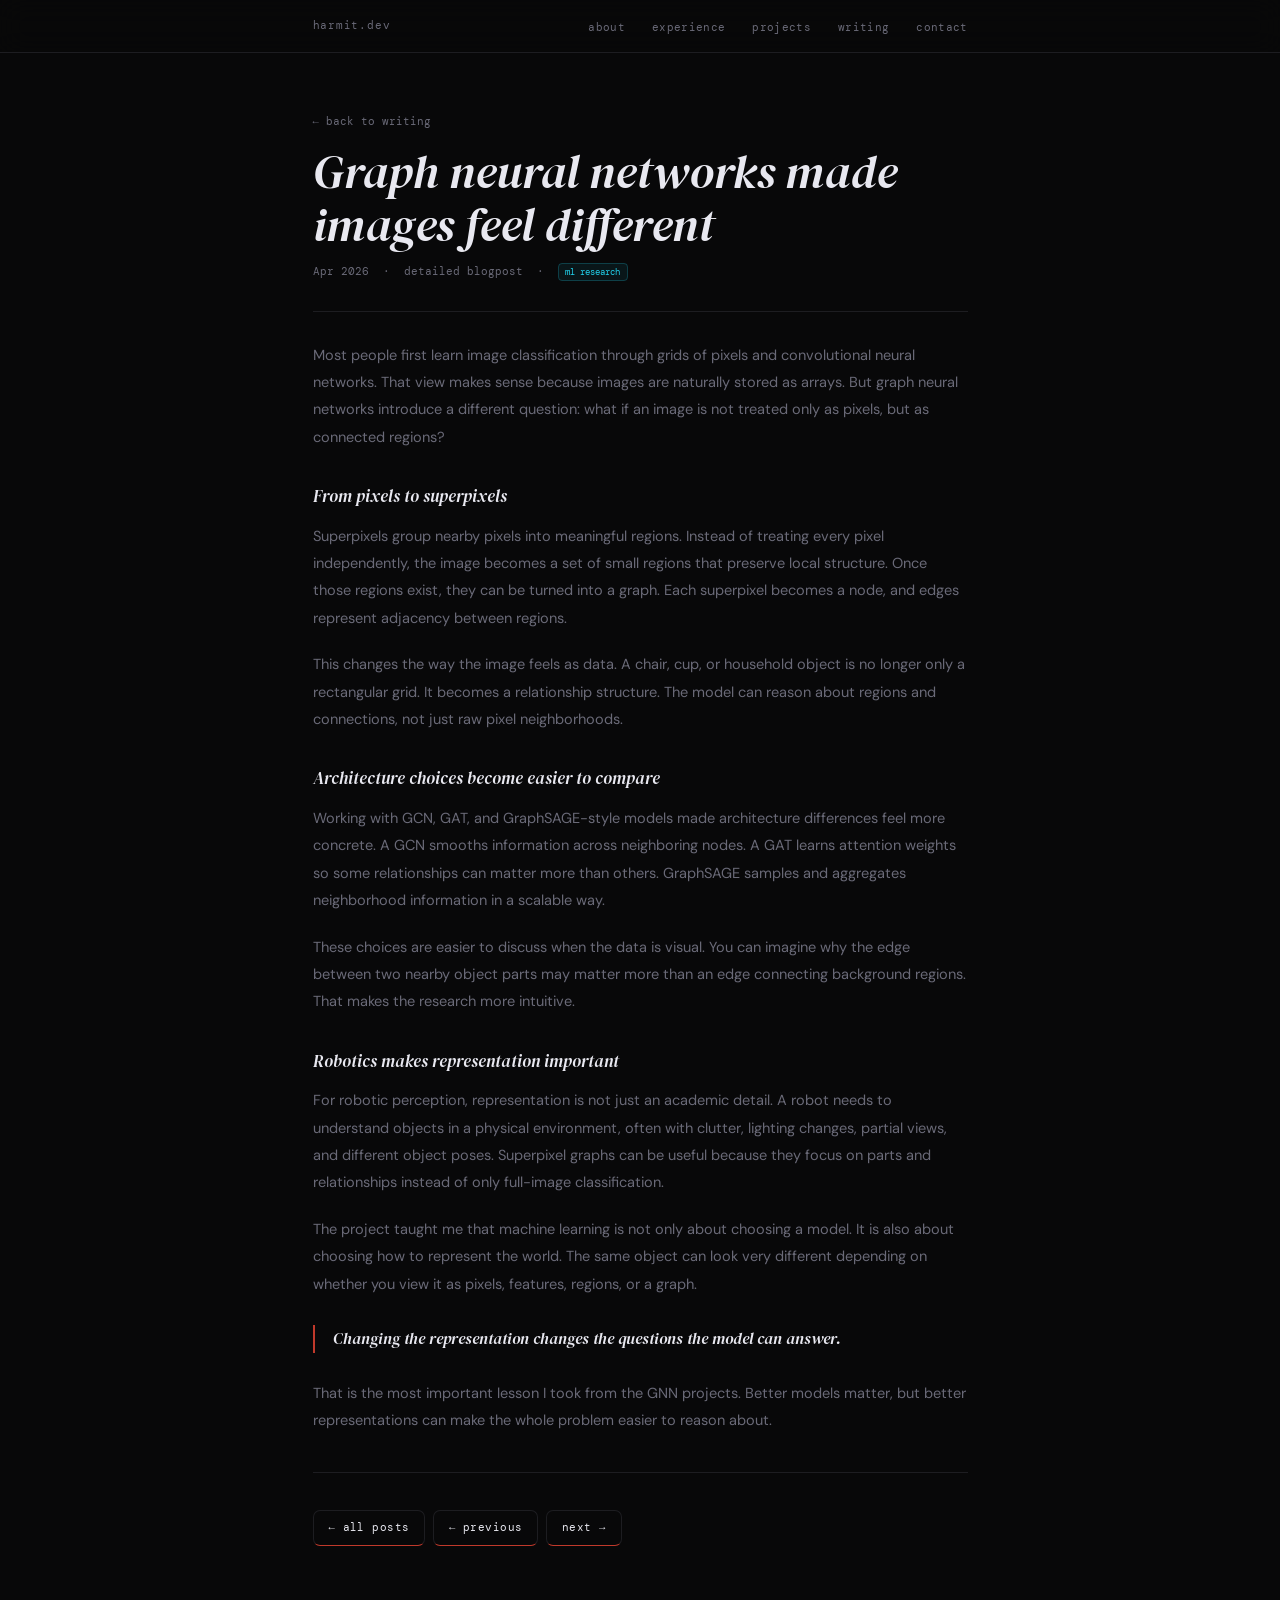
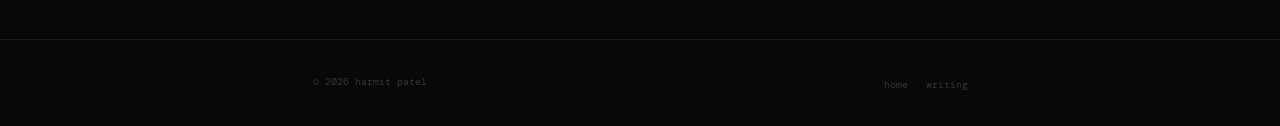
<file: blog-post6.html>
<!DOCTYPE html>
<html lang="en">
<head>
  <meta charset="UTF-8" />
  <meta name="viewport" content="width=device-width, initial-scale=1.0" />
  <title>Graph neural networks made images feel different — Harmit Patel</title>
  <link rel="icon" type="image/png" href="https://avatars.githubusercontent.com/u/111548124?v=4" />
  <link rel="stylesheet" href="mycss.css" />
</head>
<body>
  <nav>
    <div class="nav-inner">
      <a href="index.html" class="nav-logo">harmit.dev</a>
      <ul class="nav-links">
        <li><a href="index.html#about">about</a></li>
        <li><a href="index.html#experience">experience</a></li>
        <li><a href="index.html#projects">projects</a></li>
        <li><a href="index.html#writing">writing</a></li>
        <li><a href="index.html#contact">contact</a></li>
      </ul>
      <button class="nav-toggle" id="navToggle" aria-label="Toggle menu"><span></span><span></span><span></span></button>
    </div>
  </nav>
  <div class="mobile-menu" id="mobileMenu">
    <a href="index.html#about">about</a>
    <a href="index.html#experience">experience</a>
    <a href="index.html#projects">projects</a>
    <a href="index.html#writing">writing</a>
    <a href="index.html#contact">contact</a>
  </div>
  <div class="wrapper">
    <div class="page-header">
      <p style="margin-bottom:1rem;"><a href="index.html#writing" style="font-family:var(--font-mono);font-size:0.7rem;color:var(--text-muted);">← back to writing</a></p>
      <h1>Graph neural networks made images feel different</h1>
      <p style="margin-top:0.6rem;">Apr 2026 &nbsp;·&nbsp; detailed blogpost &nbsp;·&nbsp; <span class="tag cyan">ml research</span></p>
    </div>
    <article class="post-content section" style="border-top:none;padding-top:0;">

      <p>Most people first learn image classification through grids of pixels and convolutional neural networks. That view makes sense because images are naturally stored as arrays. But graph neural networks introduce a different question: what if an image is not treated only as pixels, but as connected regions?</p>
      <h2>From pixels to superpixels</h2>
      <p>Superpixels group nearby pixels into meaningful regions. Instead of treating every pixel independently, the image becomes a set of small regions that preserve local structure. Once those regions exist, they can be turned into a graph. Each superpixel becomes a node, and edges represent adjacency between regions.</p>
      <p>This changes the way the image feels as data. A chair, cup, or household object is no longer only a rectangular grid. It becomes a relationship structure. The model can reason about regions and connections, not just raw pixel neighborhoods.</p>
      <h2>Architecture choices become easier to compare</h2>
      <p>Working with GCN, GAT, and GraphSAGE-style models made architecture differences feel more concrete. A GCN smooths information across neighboring nodes. A GAT learns attention weights so some relationships can matter more than others. GraphSAGE samples and aggregates neighborhood information in a scalable way.</p>
      <p>These choices are easier to discuss when the data is visual. You can imagine why the edge between two nearby object parts may matter more than an edge connecting background regions. That makes the research more intuitive.</p>
      <h2>Robotics makes representation important</h2>
      <p>For robotic perception, representation is not just an academic detail. A robot needs to understand objects in a physical environment, often with clutter, lighting changes, partial views, and different object poses. Superpixel graphs can be useful because they focus on parts and relationships instead of only full-image classification.</p>
      <p>The project taught me that machine learning is not only about choosing a model. It is also about choosing how to represent the world. The same object can look very different depending on whether you view it as pixels, features, regions, or a graph.</p>
      <blockquote>Changing the representation changes the questions the model can answer.</blockquote>
      <p>That is the most important lesson I took from the GNN projects. Better models matter, but better representations can make the whole problem easier to reason about.</p>

      <hr />
      <div style="display:flex;gap:0.5rem;margin-top:0.5rem;flex-wrap:wrap;">
        <a href="index.html#writing" class="btn btn-ghost">← all posts</a>
        <a href="blog-post5.html" class="btn btn-ghost">← previous</a>
        <a href="blog-post7.html" class="btn btn-ghost">next →</a>
      </div>
    </article>
  </div>
  <footer>
    <div class="footer-inner">
      <span class="footer-copy">&copy; 2026 harmit patel</span>
      <ul class="footer-links"><li><a href="index.html">home</a></li><li><a href="index.html#writing">writing</a></li></ul>
    </div>
  </footer>
  <script>
    const t=document.getElementById("navToggle"),m=document.getElementById("mobileMenu");
    t.addEventListener("click",()=>{t.classList.toggle("open");m.classList.toggle("open");});
  </script>
</body>
</html>
</file>
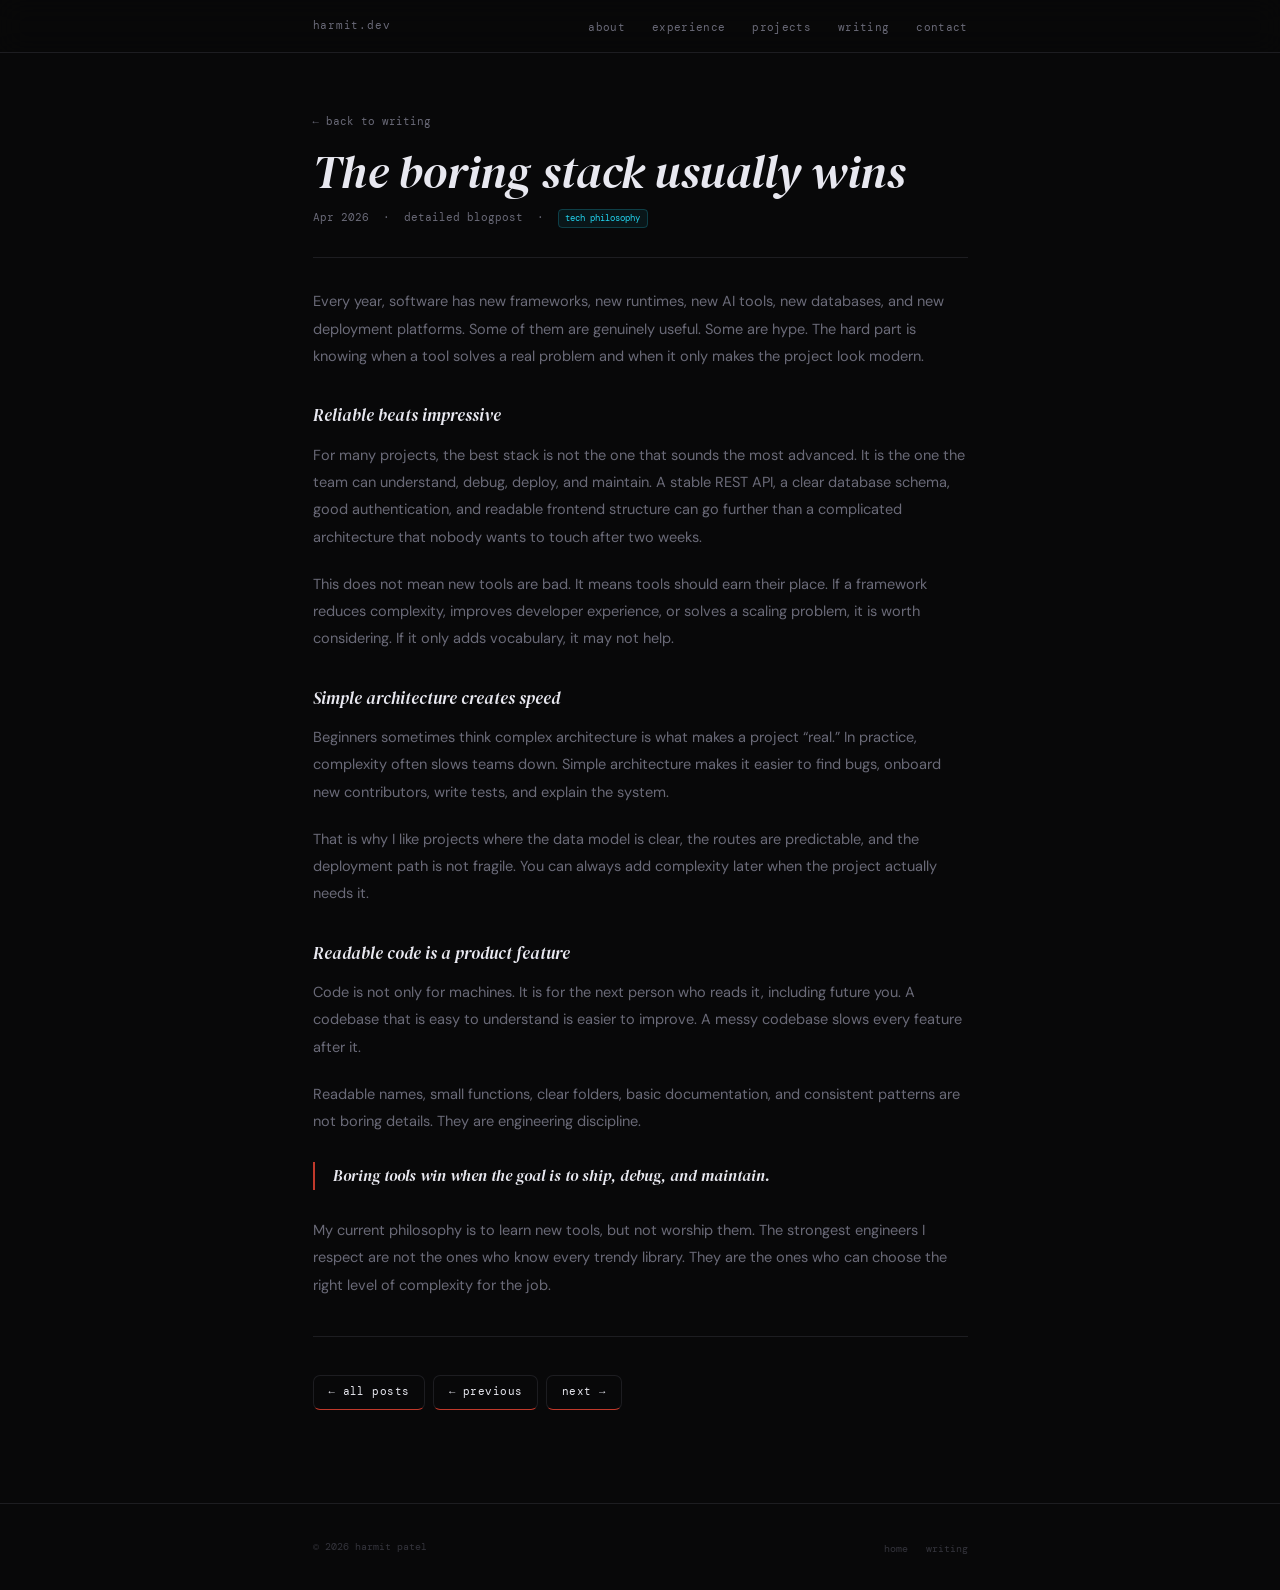
<file: blog-post7.html>
<!DOCTYPE html>
<html lang="en">
<head>
  <meta charset="UTF-8" />
  <meta name="viewport" content="width=device-width, initial-scale=1.0" />
  <title>The boring stack usually wins — Harmit Patel</title>
  <link rel="icon" type="image/png" href="https://avatars.githubusercontent.com/u/111548124?v=4" />
  <link rel="stylesheet" href="mycss.css" />
</head>
<body>
  <nav>
    <div class="nav-inner">
      <a href="index.html" class="nav-logo">harmit.dev</a>
      <ul class="nav-links">
        <li><a href="index.html#about">about</a></li>
        <li><a href="index.html#experience">experience</a></li>
        <li><a href="index.html#projects">projects</a></li>
        <li><a href="index.html#writing">writing</a></li>
        <li><a href="index.html#contact">contact</a></li>
      </ul>
      <button class="nav-toggle" id="navToggle" aria-label="Toggle menu"><span></span><span></span><span></span></button>
    </div>
  </nav>
  <div class="mobile-menu" id="mobileMenu">
    <a href="index.html#about">about</a>
    <a href="index.html#experience">experience</a>
    <a href="index.html#projects">projects</a>
    <a href="index.html#writing">writing</a>
    <a href="index.html#contact">contact</a>
  </div>
  <div class="wrapper">
    <div class="page-header">
      <p style="margin-bottom:1rem;"><a href="index.html#writing" style="font-family:var(--font-mono);font-size:0.7rem;color:var(--text-muted);">← back to writing</a></p>
      <h1>The boring stack usually wins</h1>
      <p style="margin-top:0.6rem;">Apr 2026 &nbsp;·&nbsp; detailed blogpost &nbsp;·&nbsp; <span class="tag cyan">tech philosophy</span></p>
    </div>
    <article class="post-content section" style="border-top:none;padding-top:0;">

      <p>Every year, software has new frameworks, new runtimes, new AI tools, new databases, and new deployment platforms. Some of them are genuinely useful. Some are hype. The hard part is knowing when a tool solves a real problem and when it only makes the project look modern.</p>
      <h2>Reliable beats impressive</h2>
      <p>For many projects, the best stack is not the one that sounds the most advanced. It is the one the team can understand, debug, deploy, and maintain. A stable REST API, a clear database schema, good authentication, and readable frontend structure can go further than a complicated architecture that nobody wants to touch after two weeks.</p>
      <p>This does not mean new tools are bad. It means tools should earn their place. If a framework reduces complexity, improves developer experience, or solves a scaling problem, it is worth considering. If it only adds vocabulary, it may not help.</p>
      <h2>Simple architecture creates speed</h2>
      <p>Beginners sometimes think complex architecture is what makes a project “real.” In practice, complexity often slows teams down. Simple architecture makes it easier to find bugs, onboard new contributors, write tests, and explain the system.</p>
      <p>That is why I like projects where the data model is clear, the routes are predictable, and the deployment path is not fragile. You can always add complexity later when the project actually needs it.</p>
      <h2>Readable code is a product feature</h2>
      <p>Code is not only for machines. It is for the next person who reads it, including future you. A codebase that is easy to understand is easier to improve. A messy codebase slows every feature after it.</p>
      <p>Readable names, small functions, clear folders, basic documentation, and consistent patterns are not boring details. They are engineering discipline.</p>
      <blockquote>Boring tools win when the goal is to ship, debug, and maintain.</blockquote>
      <p>My current philosophy is to learn new tools, but not worship them. The strongest engineers I respect are not the ones who know every trendy library. They are the ones who can choose the right level of complexity for the job.</p>

      <hr />
      <div style="display:flex;gap:0.5rem;margin-top:0.5rem;flex-wrap:wrap;">
        <a href="index.html#writing" class="btn btn-ghost">← all posts</a>
        <a href="blog-post6.html" class="btn btn-ghost">← previous</a>
        <a href="blog-post8.html" class="btn btn-ghost">next →</a>
      </div>
    </article>
  </div>
  <footer>
    <div class="footer-inner">
      <span class="footer-copy">&copy; 2026 harmit patel</span>
      <ul class="footer-links"><li><a href="index.html">home</a></li><li><a href="index.html#writing">writing</a></li></ul>
    </div>
  </footer>
  <script>
    const t=document.getElementById("navToggle"),m=document.getElementById("mobileMenu");
    t.addEventListener("click",()=>{t.classList.toggle("open");m.classList.toggle("open");});
  </script>
</body>
</html>
</file>
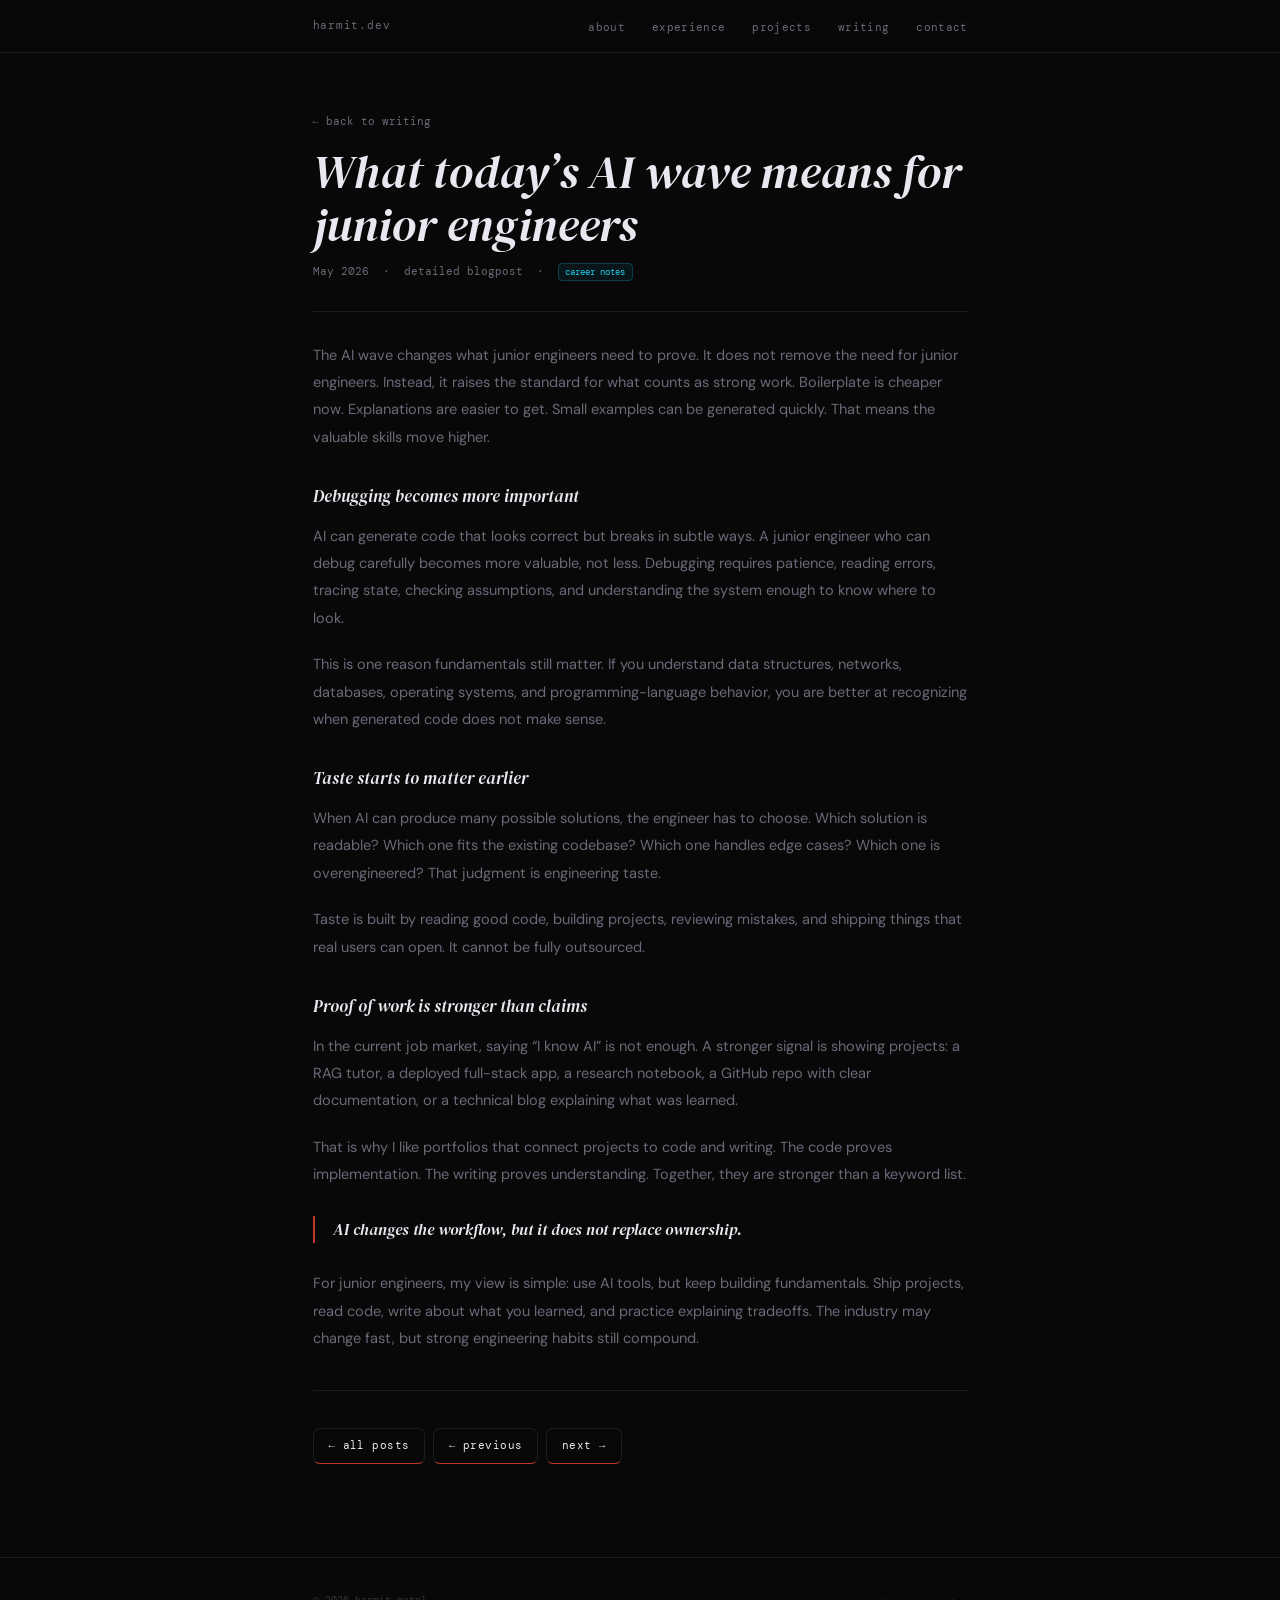
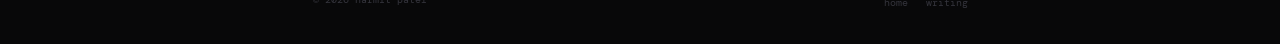
<file: blog-post8.html>
<!DOCTYPE html>
<html lang="en">
<head>
  <meta charset="UTF-8" />
  <meta name="viewport" content="width=device-width, initial-scale=1.0" />
  <title>What today’s AI wave means for junior engineers — Harmit Patel</title>
  <link rel="icon" type="image/png" href="https://avatars.githubusercontent.com/u/111548124?v=4" />
  <link rel="stylesheet" href="mycss.css" />
</head>
<body>
  <nav>
    <div class="nav-inner">
      <a href="index.html" class="nav-logo">harmit.dev</a>
      <ul class="nav-links">
        <li><a href="index.html#about">about</a></li>
        <li><a href="index.html#experience">experience</a></li>
        <li><a href="index.html#projects">projects</a></li>
        <li><a href="index.html#writing">writing</a></li>
        <li><a href="index.html#contact">contact</a></li>
      </ul>
      <button class="nav-toggle" id="navToggle" aria-label="Toggle menu"><span></span><span></span><span></span></button>
    </div>
  </nav>
  <div class="mobile-menu" id="mobileMenu">
    <a href="index.html#about">about</a>
    <a href="index.html#experience">experience</a>
    <a href="index.html#projects">projects</a>
    <a href="index.html#writing">writing</a>
    <a href="index.html#contact">contact</a>
  </div>
  <div class="wrapper">
    <div class="page-header">
      <p style="margin-bottom:1rem;"><a href="index.html#writing" style="font-family:var(--font-mono);font-size:0.7rem;color:var(--text-muted);">← back to writing</a></p>
      <h1>What today’s AI wave means for junior engineers</h1>
      <p style="margin-top:0.6rem;">May 2026 &nbsp;·&nbsp; detailed blogpost &nbsp;·&nbsp; <span class="tag cyan">career notes</span></p>
    </div>
    <article class="post-content section" style="border-top:none;padding-top:0;">

      <p>The AI wave changes what junior engineers need to prove. It does not remove the need for junior engineers. Instead, it raises the standard for what counts as strong work. Boilerplate is cheaper now. Explanations are easier to get. Small examples can be generated quickly. That means the valuable skills move higher.</p>
      <h2>Debugging becomes more important</h2>
      <p>AI can generate code that looks correct but breaks in subtle ways. A junior engineer who can debug carefully becomes more valuable, not less. Debugging requires patience, reading errors, tracing state, checking assumptions, and understanding the system enough to know where to look.</p>
      <p>This is one reason fundamentals still matter. If you understand data structures, networks, databases, operating systems, and programming-language behavior, you are better at recognizing when generated code does not make sense.</p>
      <h2>Taste starts to matter earlier</h2>
      <p>When AI can produce many possible solutions, the engineer has to choose. Which solution is readable? Which one fits the existing codebase? Which one handles edge cases? Which one is overengineered? That judgment is engineering taste.</p>
      <p>Taste is built by reading good code, building projects, reviewing mistakes, and shipping things that real users can open. It cannot be fully outsourced.</p>
      <h2>Proof of work is stronger than claims</h2>
      <p>In the current job market, saying “I know AI” is not enough. A stronger signal is showing projects: a RAG tutor, a deployed full-stack app, a research notebook, a GitHub repo with clear documentation, or a technical blog explaining what was learned.</p>
      <p>That is why I like portfolios that connect projects to code and writing. The code proves implementation. The writing proves understanding. Together, they are stronger than a keyword list.</p>
      <blockquote>AI changes the workflow, but it does not replace ownership.</blockquote>
      <p>For junior engineers, my view is simple: use AI tools, but keep building fundamentals. Ship projects, read code, write about what you learned, and practice explaining tradeoffs. The industry may change fast, but strong engineering habits still compound.</p>

      <hr />
      <div style="display:flex;gap:0.5rem;margin-top:0.5rem;flex-wrap:wrap;">
        <a href="index.html#writing" class="btn btn-ghost">← all posts</a>
        <a href="blog-post7.html" class="btn btn-ghost">← previous</a>
        <a href="blog-post9.html" class="btn btn-ghost">next →</a>
      </div>
    </article>
  </div>
  <footer>
    <div class="footer-inner">
      <span class="footer-copy">&copy; 2026 harmit patel</span>
      <ul class="footer-links"><li><a href="index.html">home</a></li><li><a href="index.html#writing">writing</a></li></ul>
    </div>
  </footer>
  <script>
    const t=document.getElementById("navToggle"),m=document.getElementById("mobileMenu");
    t.addEventListener("click",()=>{t.classList.toggle("open");m.classList.toggle("open");});
  </script>
</body>
</html>
</file>
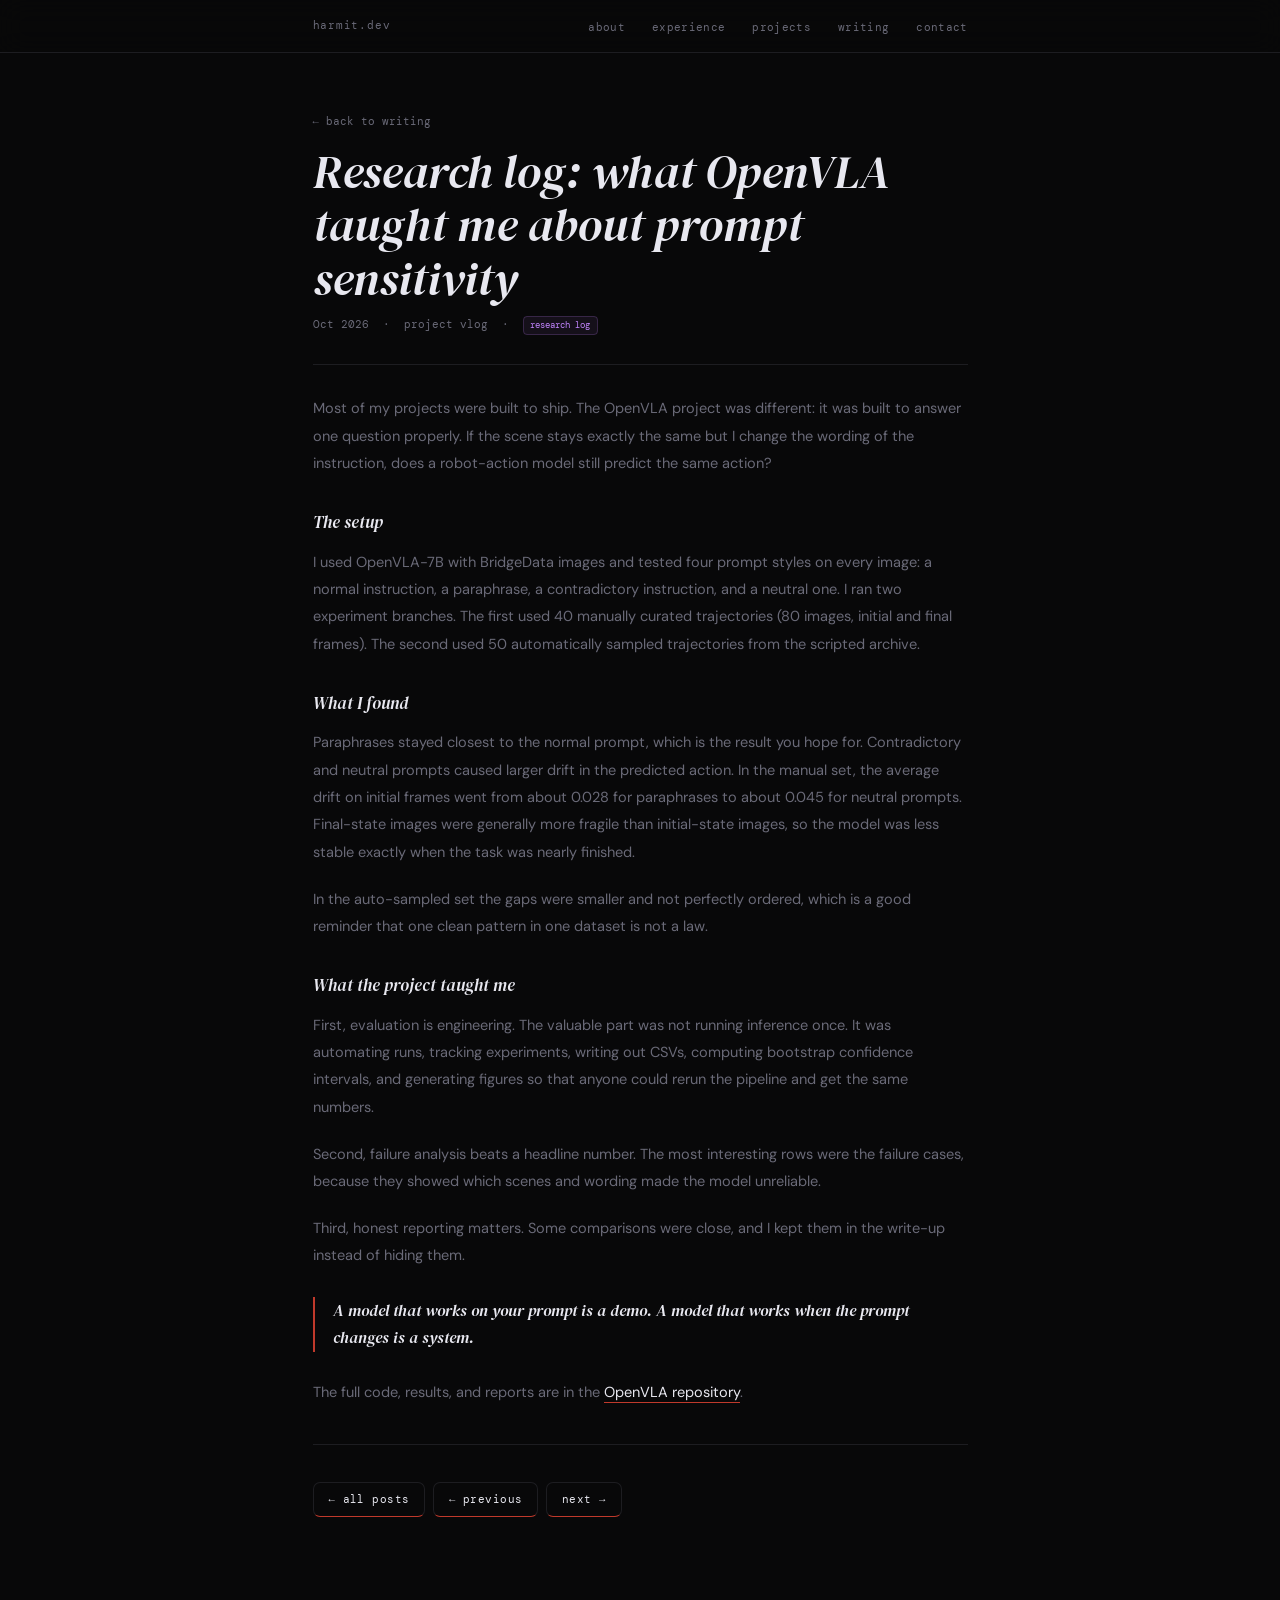
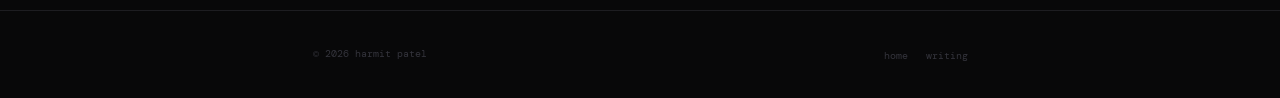
<file: blog-post9.html>
<!DOCTYPE html>
<html lang="en">
<head>
  <meta charset="UTF-8" />
  <meta name="viewport" content="width=device-width, initial-scale=1.0" />
  <title>Research log: what OpenVLA taught me about prompt sensitivity — Harmit Patel</title>
  <link rel="icon" type="image/png" href="https://avatars.githubusercontent.com/u/111548124?v=4" />
  <link rel="stylesheet" href="mycss.css" />
</head>
<body>
  <nav>
    <div class="nav-inner">
      <a href="index.html" class="nav-logo">harmit.dev</a>
      <ul class="nav-links">
        <li><a href="index.html#about">about</a></li>
        <li><a href="index.html#experience">experience</a></li>
        <li><a href="index.html#projects">projects</a></li>
        <li><a href="index.html#writing">writing</a></li>
        <li><a href="index.html#contact">contact</a></li>
      </ul>
      <button class="nav-toggle" id="navToggle" aria-label="Toggle menu"><span></span><span></span><span></span></button>
    </div>
  </nav>
  <div class="mobile-menu" id="mobileMenu">
    <a href="index.html#about">about</a>
    <a href="index.html#experience">experience</a>
    <a href="index.html#projects">projects</a>
    <a href="index.html#writing">writing</a>
    <a href="index.html#contact">contact</a>
  </div>
  <div class="wrapper">
    <div class="page-header">
      <p style="margin-bottom:1rem;"><a href="index.html#writing" style="font-family:var(--font-mono);font-size:0.7rem;color:var(--text-muted);">← back to writing</a></p>
      <h1>Research log: what OpenVLA taught me about prompt sensitivity</h1>
      <p style="margin-top:0.6rem;">Oct 2026 &nbsp;·&nbsp; project vlog &nbsp;·&nbsp; <span class="tag purple">research log</span></p>
    </div>
    <article class="post-content section" style="border-top:none;padding-top:0;">

      <p>Most of my projects were built to ship. The OpenVLA project was different: it was built to answer one question properly. If the scene stays exactly the same but I change the wording of the instruction, does a robot-action model still predict the same action?</p>
      <h2>The setup</h2>
      <p>I used OpenVLA-7B with BridgeData images and tested four prompt styles on every image: a normal instruction, a paraphrase, a contradictory instruction, and a neutral one. I ran two experiment branches. The first used 40 manually curated trajectories (80 images, initial and final frames). The second used 50 automatically sampled trajectories from the scripted archive.</p>
      <h2>What I found</h2>
      <p>Paraphrases stayed closest to the normal prompt, which is the result you hope for. Contradictory and neutral prompts caused larger drift in the predicted action. In the manual set, the average drift on initial frames went from about 0.028 for paraphrases to about 0.045 for neutral prompts. Final-state images were generally more fragile than initial-state images, so the model was less stable exactly when the task was nearly finished.</p>
      <p>In the auto-sampled set the gaps were smaller and not perfectly ordered, which is a good reminder that one clean pattern in one dataset is not a law.</p>
      <h2>What the project taught me</h2>
      <p>First, evaluation is engineering. The valuable part was not running inference once. It was automating runs, tracking experiments, writing out CSVs, computing bootstrap confidence intervals, and generating figures so that anyone could rerun the pipeline and get the same numbers.</p>
      <p>Second, failure analysis beats a headline number. The most interesting rows were the failure cases, because they showed which scenes and wording made the model unreliable.</p>
      <p>Third, honest reporting matters. Some comparisons were close, and I kept them in the write-up instead of hiding them.</p>
      <blockquote>A model that works on your prompt is a demo. A model that works when the prompt changes is a system.</blockquote>
      <p>The full code, results, and reports are in the <a href="https://github.com/Harmit3/OpenVLA" target="_blank" rel="noopener">OpenVLA repository</a>.</p>

      <hr />
      <div style="display:flex;gap:0.5rem;margin-top:0.5rem;flex-wrap:wrap;">
        <a href="index.html#writing" class="btn btn-ghost">← all posts</a>
        <a href="blog-post8.html" class="btn btn-ghost">← previous</a>
        <a href="blog-post10.html" class="btn btn-ghost">next →</a>
      </div>
    </article>
  </div>
  <footer>
    <div class="footer-inner">
      <span class="footer-copy">&copy; 2026 harmit patel</span>
      <ul class="footer-links"><li><a href="index.html">home</a></li><li><a href="index.html#writing">writing</a></li></ul>
    </div>
  </footer>
  <script>
    const t=document.getElementById("navToggle"),m=document.getElementById("mobileMenu");
    t.addEventListener("click",()=>{t.classList.toggle("open");m.classList.toggle("open");});
  </script>
</body>
</html>
</file>
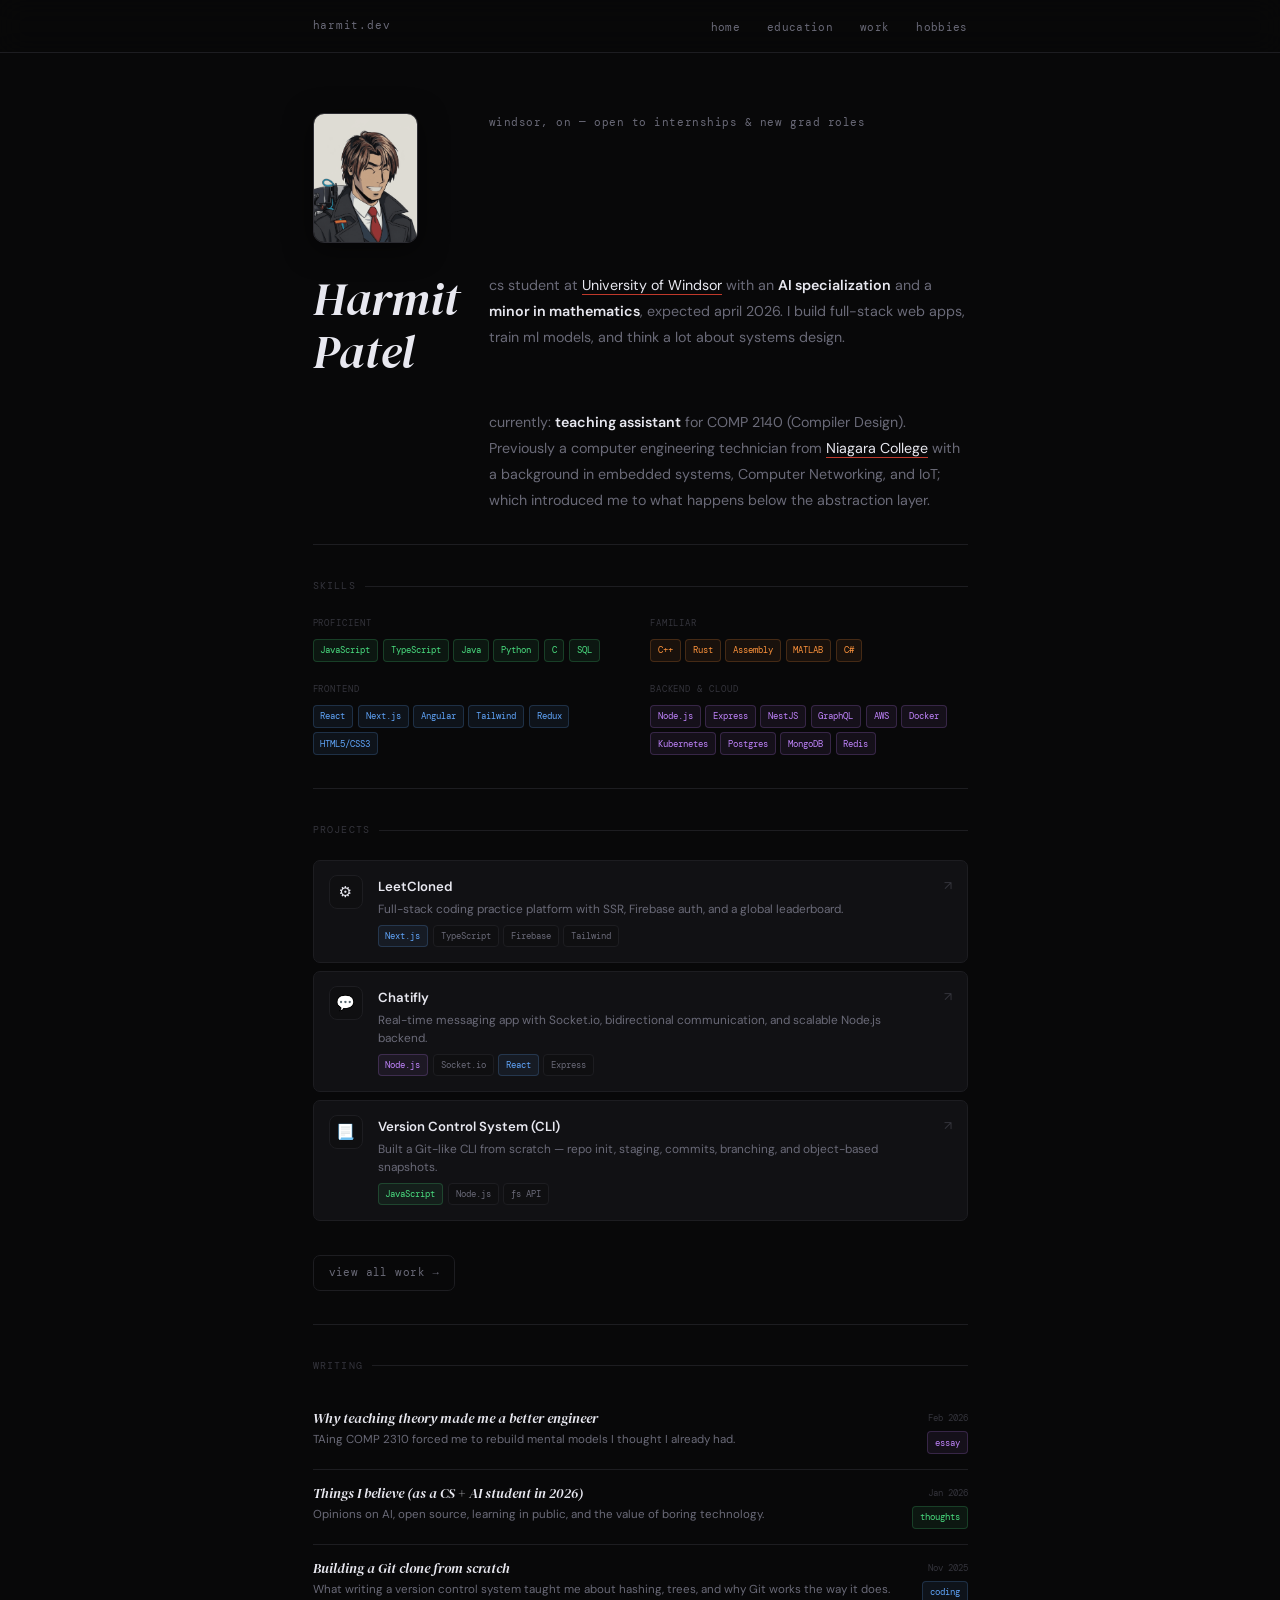
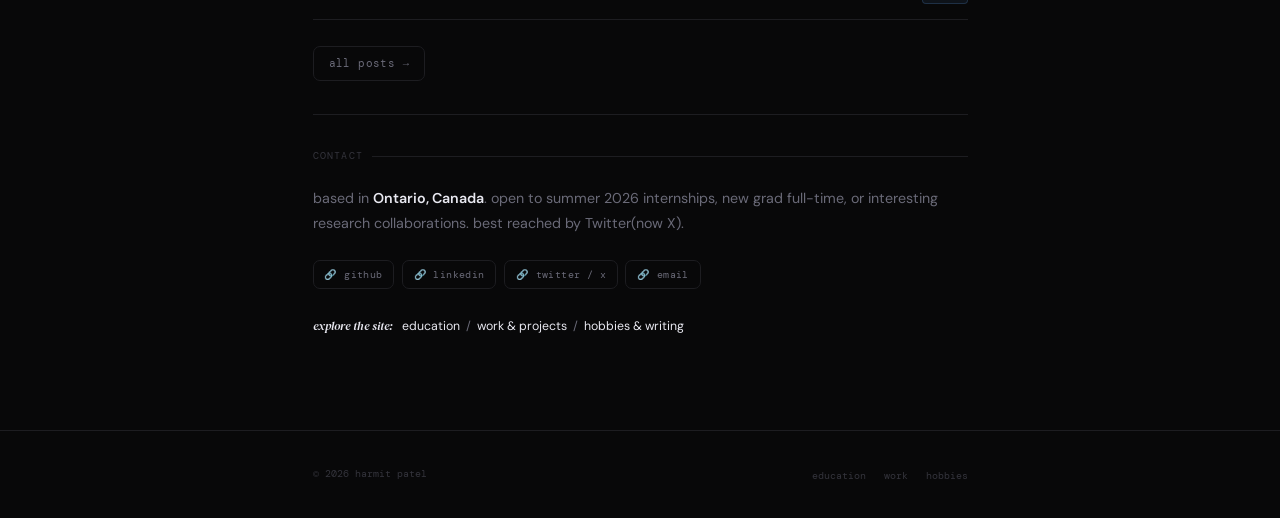
<file: mybio.html>
<!DOCTYPE html>
<!-- ============================================================
     mybio.html — Home / About Page
     Portfolio: Harmit Patel | COMP2057-91 Assignment #5
     Design inspired by: amritwt.me, dhravya.dev, shbz.sh
     ============================================================ -->
<html lang="en">

<head>
  <meta charset="UTF-8" />
  <meta name="viewport" content="width=device-width, initial-scale=1.0" />

  <!-- Page title shown in browser tab -->
  <title>Harmit Patel — CS + AI @ UWindsor</title>

  <!-- External stylesheet -->
  <link rel="stylesheet" href="mycss.css" />
</head>

<body>

  <!-- ===== NAVIGATION ===== -->
  <!-- Sticky nav consistent across all four pages -->
  <nav>
    <div class="nav-inner">

      <!-- Logo / brand — links home -->
      <a href="mybio.html" class="nav-logo">harmit.dev</a>

      <!-- Navigation links to the four required pages -->
      <ul class="nav-links">
        <li><a href="mybio.html">home</a></li>
        <li><a href="education.html">education</a></li>
        <li><a href="work.html">work</a></li>
        <li><a href="hobbies.html">hobbies</a></li>
      </ul>

    </div>
  </nav>
  <!-- ===== END NAV ===== -->

  <div class="wrapper">

    <!-- ===== HERO / ABOUT ME ===== -->
    <!-- This is the "sales pitch" section — homepage introduction -->
    <section class="hero">

      <div class="profile-pic-container">
        <img src="./profile/me.png" alt="Profile Picture"
          class="profile-pic" >
      </div>

      <!-- Status line with animated green dot -->
      <p class="hero-greeting">
        <span class="status-dot"></span>
        windsor, on &mdash; open to internships &amp; new grad roles
      </p>

      <!-- Main name headline -->
      <h1>Harmit Patel</h1>

      <!-- Bio paragraph — concise sales pitch -->
      <p class="hero-bio">
        cs student at <a href="https://www.uwindsor.ca" target="_blank">University of Windsor</a> with an
        <strong>AI specialization</strong> and a <strong>minor in mathematics</strong>, expected april 2026.
        I build full-stack web apps, train ml models, and think a lot about systems design.
      </p>

      <br />

      <!-- More detail about current role -->
      <p class="hero-bio">
        currently: <strong>teaching assistant</strong> for
        COMP 2140 (Compiler Design). Previously a computer engineering technician from
        <a href="https://www.niagaracollege.ca" target="_blank">Niagara College</a> with a background
        in embedded systems, Computer Networking, and IoT; which introduced me to what happens below the abstraction
        layer.
      </p>
    </section>
    <!-- ===== END HERO ===== -->

    <!-- ===== SKILLS SNAPSHOT ===== -->
    <section class="section">

      <p class="section-label">skills</p>

      <!-- Languages — proficient -->
      <div class="skills-grid">

        <div class="skill-group">
          <span class="skill-group-label">proficient</span>
          <div class="tags">
            <span class="tag green">JavaScript</span>
            <span class="tag green">TypeScript</span>
            <span class="tag green">Java</span>
            <span class="tag green">Python</span>
            <span class="tag green">C</span>
            <span class="tag green">SQL</span>
          </div>
        </div>

        <div class="skill-group">
          <span class="skill-group-label">familiar</span>
          <div class="tags">
            <span class="tag orange">C++</span>
            <span class="tag orange">Rust</span>
            <span class="tag orange">Assembly</span>
            <span class="tag orange">MATLAB</span>
            <span class="tag orange">C#</span>
          </div>
        </div>

        <div class="skill-group">
          <span class="skill-group-label">frontend</span>
          <div class="tags">
            <span class="tag blue">React</span>
            <span class="tag blue">Next.js</span>
            <span class="tag blue">Angular</span>
            <span class="tag blue">Tailwind</span>
            <span class="tag blue">Redux</span>
            <span class="tag blue">HTML5/CSS3</span>
          </div>
        </div>

        <div class="skill-group">
          <span class="skill-group-label">backend &amp; cloud</span>
          <div class="tags">
            <span class="tag purple">Node.js</span>
            <span class="tag purple">Express</span>
            <span class="tag purple">NestJS</span>
            <span class="tag purple">GraphQL</span>
            <span class="tag purple">AWS</span>
            <span class="tag purple">Docker</span>
            <span class="tag purple">Kubernetes</span>
            <span class="tag purple">Postgres</span>
            <span class="tag purple">MongoDB</span>
            <span class="tag purple">Redis</span>
          </div>
        </div>

      </div>

    </section>
    <!-- ===== END SKILLS ===== -->

    <!-- ===== FEATURED PROJECTS ===== -->
    <section class="section">

      <p class="section-label">projects</p>

      <!-- Project 1: LeetCloned -->
      <a class="project-card" href="https://github.com/Harmit3/leetcloned">
        <div class="project-icon">&#9881;</div>
        <div class="project-info">
          <span class="project-name">LeetCloned</span>
          <span class="project-desc">Full-stack coding practice platform with SSR, Firebase auth, and a global
            leaderboard.</span>
          <div class="tags" style="margin-top: 0.4rem;">
            <span class="tag blue">Next.js</span>
            <span class="tag">TypeScript</span>
            <span class="tag">Firebase</span>
            <span class="tag">Tailwind</span>
          </div>
        </div>
        <span class="project-arrow">&#8599;</span>
      </a>

      <!-- Project 2: Chatifly -->
      <a class="project-card" href="https://github.com/Harmit3/chatifly">
        <div class="project-icon">&#128172;</div>
        <div class="project-info">
          <span class="project-name">Chatifly</span>
          <span class="project-desc">Real-time messaging app with Socket.io, bidirectional communication, and scalable
            Node.js backend.</span>
          <div class="tags" style="margin-top: 0.4rem;">
            <span class="tag purple">Node.js</span>
            <span class="tag">Socket.io</span>
            <span class="tag blue">React</span>
            <span class="tag">Express</span>
          </div>
        </div>
        <span class="project-arrow">&#8599;</span>
      </a>

      <!-- Project 3: Version Control System -->
      <a class="project-card" href="https://github.com/Harmit3/Version-Control-System">
        <div class="project-icon">&#128195;</div>
        <div class="project-info">
          <span class="project-name">Version Control System (CLI)</span>
          <span class="project-desc">Built a Git-like CLI from scratch — repo init, staging, commits, branching, and
            object-based snapshots.</span>
          <div class="tags" style="margin-top: 0.4rem;">
            <span class="tag green">JavaScript</span>
            <span class="tag">Node.js</span>
            <span class="tag">fs API</span>
          </div>
        </div>
        <span class="project-arrow">&#8599;</span>
      </a>

      <br />
      <a href="https://github.com/Harmit3/" class="btn btn-ghost">view all work &#8594;</a>

    </section>
    <!-- ===== END PROJECTS ===== -->

    <!-- ===== BLOG PREVIEW ===== -->
    <section class="section">

      <p class="section-label">writing</p>

      <!-- Blog post 1 -->
      <a class="blog-item" href="blog-post1.html">
        <div class="blog-left">
          <span class="blog-title">Why teaching theory made me a better engineer</span>
          <span class="blog-excerpt">TAing COMP 2310 forced me to rebuild mental models I thought I already had.</span>
        </div>
        <div class="blog-meta-col">
          <span class="blog-date">Feb 2026</span>
          <div class="tags" style="justify-content:flex-end;margin-top:0.3rem;"><span class="tag purple">essay</span>
          </div>
        </div>
      </a>

      <!-- Blog post 3 -->
      <a class="blog-item" href="blog-post3.html">
        <div class="blog-left">
          <span class="blog-title">Things I believe (as a CS + AI student in 2026)</span>
          <span class="blog-excerpt">Opinions on AI, open source, learning in public, and the value of boring
            technology.</span>
        </div>
        <div class="blog-meta-col">
          <span class="blog-date">Jan 2026</span>
          <div class="tags" style="justify-content:flex-end;margin-top:0.3rem;"><span class="tag green">thoughts</span>
          </div>
        </div>
      </a>

      <!-- Blog post 2 -->
      <a class="blog-item" href="blog-post2.html">
        <div class="blog-left">
          <span class="blog-title">Building a Git clone from scratch</span>
          <span class="blog-excerpt">What writing a version control system taught me about hashing, trees, and why Git
            works the way it does.</span>
        </div>
        <div class="blog-meta-col">
          <span class="blog-date">Nov 2025</span>
          <div class="tags" style="justify-content:flex-end;margin-top:0.3rem;"><span class="tag blue">coding</span>
          </div>
        </div>
      </a>

      <br />
      <a href="https://x.com/harmitwt" class="btn btn-ghost">all posts &#8594;</a>

    </section>
    <!-- ===== END BLOG ===== -->

    <!-- ===== CONTACT ===== -->
    <section class="section">

      <p class="section-label">contact</p>

      <p>
        based in <strong>Ontario, Canada</strong>. open to summer 2026 internships, new grad full-time,
        or interesting research collaborations. best reached by Twitter(now X).
      </p>

      <!-- Contact details using strong and line breaks as required -->

      <!-- External social / contact links -->
      <div class="social-row">
        <a class="social-link" href="https://github.com/Harmit3" target="_blank">&#128279; github</a>
        <a class="social-link" href="https://www.linkedin.com/in/harmit-p-0720ab194/" target="_blank">&#128279;
          linkedin</a>
        <a class="social-link" href="https://x.com/harmitwt" target="_blank">&#128279; twitter / x</a>
        <a class="social-link" href="mailto:patel62b@uwindsor.ca">&#128279; email</a>
      </div>

      <br />

      <!-- Navigation helper using italic/em -->
      <p style="font-size:0.82rem;">
        <em>explore the site:</em> &nbsp;
        <a href="education.html">education</a> &nbsp;/&nbsp;
        <a href="work.html">work &amp; projects</a> &nbsp;/&nbsp;
        <a href="hobbies.html">hobbies &amp; writing</a>
      </p>

    </section>
    <!-- ===== END CONTACT ===== -->

  </div><!-- end .wrapper -->

  <!-- ===== FOOTER ===== -->
  <footer>
    <div class="footer-inner">
      <span class="footer-copy">&copy; 2026 harmit patel</span>
      <ul class="footer-links">
        <li><a href="education.html">education</a></li>
        <li><a href="work.html">work</a></li>
        <li><a href="hobbies.html">hobbies</a></li>
      </ul>
    </div>
  </footer>
  <!-- ===== END FOOTER ===== -->

</body>

</html>
</file>
<file: mycss.css>
/* ============================================================
   mycss.css — Harmit Patel | Professional Portfolio
   Clean dark editorial — no clutter, no gimmicks
   ============================================================ */

@import url('https://fonts.googleapis.com/css2?family=DM+Serif+Display:ital@0;1&family=DM+Mono:wght@300;400;500&family=DM+Sans:ital,wght@0,300;0,400;0,500;0,600;1,400&display=swap');

/* ─── Tokens ─── */
:root {
  --bg:            #080809;
  --bg-subtle:     #0f0f11;
  --bg-card:       #111114;
  --bg-hover:      #161619;
  --border:        #1d1d21;
  --border-mid:    #2c2c32;
  --accent:        #c0392b;
  --text:          #e8e8f0;
  --text-muted:    #6a6a78;
  --text-faint:    #34343c;
  --green:         #4ade80;
  --green-dim:     rgba(74,222,128,0.07);
  --green-border:  rgba(74,222,128,0.2);
  --blue:          #60a5fa;
  --blue-dim:      rgba(96,165,250,0.07);
  --blue-border:   rgba(96,165,250,0.2);
  --purple:        #c084fc;
  --purple-dim:    rgba(192,132,252,0.07);
  --purple-border: rgba(192,132,252,0.2);
  --orange:        #fb923c;
  --orange-dim:    rgba(251,146,60,0.07);
  --orange-border: rgba(251,146,60,0.2);
  --red:            #f87171;
  --red-dim:        rgba(248,113,113,0.07);
  --red-border:     rgba(248,113,113,0.22);
  --cyan:           #22d3ee;
  --cyan-dim:       rgba(34,211,238,0.07);
  --cyan-border:    rgba(34,211,238,0.22);
  --yellow:         #facc15;
  --yellow-dim:     rgba(250,204,21,0.07);
  --yellow-border:  rgba(250,204,21,0.22);
  --font-serif:    'DM Serif Display', Georgia, serif;
  --font-mono:     'DM Mono', 'Courier New', monospace;
  --font-sans:     'DM Sans', system-ui, sans-serif;
  --radius:        7px;
  --t:             0.16s ease;
  --max-w:         700px;
}

/* ─── Reset ─── */
*, *::before, *::after { box-sizing: border-box; margin: 0; padding: 0; }
html { scroll-behavior: smooth; font-size: 15px; }
body {
  background: var(--bg);
  color: var(--text);
  font-family: var(--font-sans);
  line-height: 1.75;
  -webkit-font-smoothing: antialiased;
  min-height: 100vh;
}

/* ─── Typography ─── */
h1 { font-family: var(--font-serif); font-weight: 400; line-height: 1.15; color: var(--text); font-size: clamp(2.2rem, 5.5vw, 3.1rem); font-style: italic; }
h2, h3 { font-family: var(--font-serif); font-weight: 400; color: var(--text); }
p { color: var(--text-muted); font-size: 0.95rem; margin-bottom: 0.9rem; }
p:last-child { margin-bottom: 0; }
p strong { color: var(--text); font-weight: 600; }
p em { font-family: var(--font-serif); font-style: italic; color: var(--text); }
a { color: var(--text); text-decoration: none; transition: color var(--t); }
a:hover { color: var(--green); }
hr { border: none; border-top: 1px solid var(--border); margin: 2.5rem 0; }
code {
  font-family: var(--font-mono); font-size: 0.81rem;
  background: var(--bg-subtle); border: 1px solid var(--border);
  padding: 0.1rem 0.38rem; border-radius: 4px; color: var(--blue);
}

/* ─── Layout ─── */
.wrapper {
  max-width: var(--max-w);
  margin: 0 auto;
  padding: 0 1.5rem;
  animation: fadeUp 0.45s ease both;
}
@keyframes fadeUp {
  from { opacity: 0; transform: translateY(10px); }
  to   { opacity: 1; transform: translateY(0); }
}

/* ─── Nav ─── */
nav {
  position: sticky; top: 0; z-index: 200;
  background: rgba(8,8,9,0.88);
  backdrop-filter: blur(14px) saturate(1.3);
  -webkit-backdrop-filter: blur(14px) saturate(1.3);
  border-bottom: 1px solid var(--border);
}
.nav-inner {
  max-width: var(--max-w); margin: 0 auto; padding: 0 1.5rem;
  display: flex; align-items: center; justify-content: space-between; height: 52px;
}
.nav-logo {
  font-family: var(--font-mono); font-size: 0.76rem;
  color: var(--text-muted); letter-spacing: 0.07em; transition: color var(--t);
}
.nav-logo:hover { color: var(--text); }
.nav-links { display: flex; list-style: none; gap: 1.8rem; padding: 0; }
.nav-links a {
  font-family: var(--font-mono); font-size: 0.72rem;
  color: var(--text-muted); letter-spacing: 0.03em;
  transition: color var(--t); padding-bottom: 3px;
  border-bottom: 1px solid transparent;
}
.nav-links a:hover,
.nav-links a.active { color: var(--text); border-bottom-color: var(--accent); }

/* ─── Mobile toggle ─── */
.nav-toggle {
  display: none; flex-direction: column; gap: 5px;
  cursor: pointer; background: none; border: none; padding: 4px;
}
.nav-toggle span { width: 20px; height: 1.5px; background: var(--text-muted); transition: all 0.22s ease; display: block; }
.nav-toggle.open span:nth-child(1) { transform: rotate(45deg) translate(4.5px, 4.5px); }
.nav-toggle.open span:nth-child(2) { opacity: 0; }
.nav-toggle.open span:nth-child(3) { transform: rotate(-45deg) translate(4.5px, -4.5px); }

/* ─── Mobile Menu ─── */
.mobile-menu {
  display: none; position: fixed; inset: 52px 0 0 0;
  background: var(--bg); z-index: 150; padding: 1.5rem;
  border-top: 1px solid var(--border);
  flex-direction: column; gap: 0;
}
.mobile-menu.open { display: flex; }
.mobile-menu a {
  font-family: var(--font-mono); font-size: 0.95rem;
  color: var(--text-muted); padding: 0.9rem 0;
  border-bottom: 1px solid var(--border); transition: color var(--t);
}
.mobile-menu a:hover { color: var(--text); }

/* ─── Hero ─── */
.hero {
  padding: 4rem 0 2rem;
  display: grid;
  grid-template-columns: 1fr auto;
  gap: 2rem;
  align-items: start;
}
.hero-content { max-width: 520px; }
.hero-greeting {
  font-family: var(--font-mono); font-size: 0.72rem;
  color: var(--text-muted); margin-bottom: 1rem;
  letter-spacing: 0.05em;
}
.hero-bio {
  font-size: 0.95rem; color: var(--text-muted);
  line-height: 1.82; margin-bottom: 0.85rem;
}
.hero-bio a {
  color: var(--text); border-bottom: 1px solid var(--accent);
  transition: color var(--t), border-color var(--t);
}
.hero-bio a:hover { color: var(--green); border-color: var(--green); }

/* ─── Avail badge ─── */
.avail-badge {
  display: inline-flex; align-items: center; gap: 0.45rem;
  font-family: var(--font-mono); font-size: 0.65rem; letter-spacing: 0.03em;
  color: var(--green); background: var(--green-dim);
  border: 1px solid var(--green-border);
  padding: 0.26rem 0.7rem; border-radius: 100px;
  margin-bottom: 1.3rem;
}
.status-dot {
  width: 6px; height: 6px; border-radius: 50%;
  background: var(--green);
  box-shadow: 0 0 0 0 rgba(74,222,128,0.4);
  animation: pulse 2.5s infinite;
}
@keyframes pulse {
  0%  { box-shadow: 0 0 0 0 rgba(74,222,128,0.4); }
  70% { box-shadow: 0 0 0 6px rgba(74,222,128,0); }
  100%{ box-shadow: 0 0 0 0 rgba(74,222,128,0); }
}

/* ─── Profile pic ─── */
.profile-wrap { flex-shrink: 0; }
.profile-pic-container {
  width: 105px; height: 130px;
  border-radius: 11px; overflow: hidden;
  border: 1px solid var(--border-mid);
  box-shadow: 0 6px 28px rgba(0,0,0,0.5);
  transition: transform var(--t), border-color var(--t);
}
.profile-pic-container:hover { transform: scale(1.03); border-color: var(--accent); }
.profile-pic { width: 100%; height: 100%; object-fit: cover; display: block; }

/* ─── Social Row ─── */
.social-row { display: flex; gap: 0.5rem; margin-top: 1.6rem; flex-wrap: wrap; }
.social-link {
  font-family: var(--font-mono); font-size: 0.67rem; color: var(--text-muted);
  letter-spacing: 0.04em; display: inline-flex; align-items: center; gap: 0.3rem;
  padding: 0.3rem 0.72rem; border: 1px solid var(--border);
  border-radius: var(--radius); transition: all var(--t);
}
.social-link:hover { color: var(--text); border-color: var(--border-mid); background: var(--bg-subtle); }

/* ─── Section ─── */
.section { padding: 2.2rem 0; border-top: 1px solid var(--border); }
.section-label {
  font-family: var(--font-mono); font-size: 0.64rem; color: var(--text-faint);
  text-transform: uppercase; letter-spacing: 0.13em; margin-bottom: 1.4rem;
  display: flex; align-items: center; gap: 0.6rem;
}
.section-label::after { content: ''; flex: 1; height: 1px; background: var(--border); }

/* ─── Tags ─── */
.tags { display: flex; flex-wrap: wrap; gap: 0.3rem; margin-top: 0.5rem; }
.tag {
  font-family: var(--font-mono); font-size: 0.62rem; color: var(--text-muted);
  background: var(--bg-subtle); border: 1px solid var(--border);
  padding: 0.15rem 0.46rem; border-radius: 4px;
}
.tag.green  { color: var(--green);  border-color: var(--green-border);  background: var(--green-dim); }
.tag.blue   { color: var(--blue);   border-color: var(--blue-border);   background: var(--blue-dim); }
.tag.purple { color: var(--purple); border-color: var(--purple-border); background: var(--purple-dim); }
.tag.orange { color: var(--orange); border-color: var(--orange-border); background: var(--orange-dim); }
.tag.red    { color: var(--red);    border-color: var(--red-border);    background: var(--red-dim); }
.tag.cyan   { color: var(--cyan);   border-color: var(--cyan-border);   background: var(--cyan-dim); }
.tag.yellow { color: var(--yellow); border-color: var(--yellow-border); background: var(--yellow-dim); }

/* ─── Skills Grid ─── */
.skills-grid { display: grid; grid-template-columns: 1fr 1fr; gap: 1.3rem; margin-top: 0.2rem; }
.skill-group-label {
  font-family: var(--font-mono); font-size: 0.62rem; color: var(--text-faint);
  text-transform: uppercase; letter-spacing: 0.1em; margin-bottom: 0.5rem; display: block;
}

/* ─── Exp Items ─── */
.exp-item { padding: 1.1rem 0; border-bottom: 1px solid var(--border); }
.exp-item:last-child { border-bottom: none; }
.exp-header {
  display: flex; align-items: flex-start;
  justify-content: space-between; gap: 1rem; margin-bottom: 0.4rem;
}
.exp-title { font-size: 0.9rem; font-weight: 600; color: var(--text); display: block; }
.exp-org   { font-family: var(--font-mono); font-size: 0.68rem; color: var(--text-muted); margin-top: 0.12rem; display: block; }
.exp-date  { font-family: var(--font-mono); font-size: 0.64rem; color: var(--text-faint); white-space: nowrap; padding-top: 0.1rem; flex-shrink: 0; }
.exp-desc  { font-size: 0.86rem; color: var(--text-muted); line-height: 1.7; margin: 0; }

/* ─── Project Cards ─── */
.project-card {
  display: flex; align-items: flex-start; gap: 1rem;
  padding: 0.95rem 1rem; border: 1px solid var(--border);
  border-radius: var(--radius); background: var(--bg-card);
  transition: all var(--t); text-decoration: none; margin-bottom: 0.55rem;
}
.project-card:hover {
  border-color: var(--border-mid); background: var(--bg-hover);
  transform: translateX(4px);
  box-shadow: -3px 0 0 var(--accent);
}
.project-icon {
  width: 34px; height: 34px; border-radius: 8px;
  background: var(--bg-subtle); border: 1px solid var(--border);
  display: flex; align-items: center; justify-content: center;
  font-size: 1rem; flex-shrink: 0;
}
.project-info { flex: 1; min-width: 0; }
.project-name { font-size: 0.88rem; font-weight: 600; color: var(--text); display: block; margin-bottom: 0.12rem; }
.project-desc { font-size: 0.79rem; color: var(--text-muted); line-height: 1.55; display: block; margin: 0; }
.project-arrow { font-size: 0.85rem; color: var(--text-faint); flex-shrink: 0; transition: color var(--t); }
.project-card:hover .project-arrow { color: var(--text-muted); }
.project-action {
  font-family: var(--font-mono); font-size: 0.58rem; color: var(--green);
  border: 1px solid var(--green-border); background: var(--green-dim);
  border-radius: 999px; padding: 0.14rem 0.45rem; white-space: nowrap;
  align-self: flex-start; margin-left: auto;
}
.project-card:hover .project-action { color: var(--text); border-color: var(--border-mid); background: var(--bg-subtle); }

/* ─── Blog Items ─── */
.blog-item {
  display: flex; align-items: flex-start; justify-content: space-between;
  gap: 1.5rem; padding: 1rem 0; border-bottom: 1px solid var(--border);
  text-decoration: none; transition: padding-left var(--t);
}
.blog-item:last-of-type { border-bottom: none; }
.blog-item:hover { padding-left: 0.45rem; }
.blog-item:hover .blog-title { color: var(--green); }
.blog-left { flex: 1; min-width: 0; }
.blog-title {
  font-size: 0.93rem; color: var(--text); display: block; margin-bottom: 0.2rem;
  transition: color var(--t); font-family: var(--font-serif); font-style: italic; line-height: 1.3;
}
.blog-excerpt { font-size: 0.77rem; color: var(--text-muted); display: block; line-height: 1.55; margin: 0; }
.blog-meta-col { flex-shrink: 0; text-align: right; }
.blog-date { font-family: var(--font-mono); font-size: 0.63rem; color: var(--text-faint); display: block; white-space: nowrap; }

/* ─── Page Header (blog posts) ─── */
.page-header { padding: 3.5rem 0 2rem; border-bottom: 1px solid var(--border); margin-bottom: 2rem; }
.page-header h1 { font-style: italic; }
.page-header p { font-family: var(--font-mono); font-size: 0.72rem; color: var(--text-muted); margin: 0.4rem 0 0; }

/* ─── Blog Post Content ─── */
.post-content p { font-size: 0.97rem; line-height: 1.88; color: var(--text-muted); margin-bottom: 1.3rem; }
.post-content h2 { font-size: 1.15rem; font-style: italic; margin: 2rem 0 0.75rem; }
.post-content blockquote {
  border-left: 2px solid var(--accent); padding-left: 1.2rem;
  font-style: italic; font-family: var(--font-serif); font-size: 1.05rem;
  color: var(--text); margin: 1.8rem 0;
}
.post-content a { color: var(--text); border-bottom: 1px solid var(--accent); }
.post-content a:hover { color: var(--green); border-color: var(--green); }

/* ─── Beliefs List ─── */
.beliefs-list { list-style: none; padding: 0; }
.beliefs-list li {
  display: flex; gap: 0.9rem; padding: 0.95rem 0;
  border-bottom: 1px solid var(--border); font-size: 0.92rem;
  color: var(--text-muted); line-height: 1.7; align-items: flex-start;
  transition: padding-left var(--t);
}
.beliefs-list li:last-child { border-bottom: none; }
.beliefs-list li:hover { padding-left: 0.35rem; color: var(--text); }
.belief-num { font-family: var(--font-mono); font-size: 0.61rem; color: var(--text-faint); padding-top: 0.3rem; flex-shrink: 0; width: 20px; }

/* ─── Buttons ─── */
.btn {
  display: inline-flex; align-items: center; gap: 0.35rem;
  font-family: var(--font-mono); font-size: 0.7rem; letter-spacing: 0.04em;
  padding: 0.5rem 1rem; border-radius: var(--radius); border: 1px solid;
  cursor: pointer; transition: all var(--t); text-decoration: none;
}
.btn-primary { background: var(--text); color: var(--bg); border-color: var(--text); }
.btn-primary:hover { background: var(--green); border-color: var(--green); color: var(--bg); }
.btn-ghost { background: transparent; color: var(--text-muted); border-color: var(--border); }
.btn-ghost:hover { color: var(--text); border-color: var(--border-mid); background: var(--bg-subtle); }

/* ─── Footer ─── */
footer { border-top: 1px solid var(--border); padding: 2rem 0; margin-top: 4rem; }
.footer-inner {
  max-width: var(--max-w); margin: 0 auto; padding: 0 1.5rem;
  display: flex; align-items: center; justify-content: space-between; flex-wrap: wrap; gap: 0.75rem;
}
.footer-copy { font-family: var(--font-mono); font-size: 0.64rem; color: var(--text-faint); }
.footer-links { display: flex; gap: 1.2rem; list-style: none; }
.footer-links a { font-family: var(--font-mono); font-size: 0.64rem; color: var(--text-faint); transition: color var(--t); }
.footer-links a:hover { color: var(--text-muted); }

/* ─── Scrollbar ─── */
::-webkit-scrollbar { width: 4px; }
::-webkit-scrollbar-track { background: var(--bg); }
::-webkit-scrollbar-thumb { background: var(--border-mid); border-radius: 10px; }

/* ─── Responsive ─── */
@media (max-width: 600px) {
  .hero { grid-template-columns: 1fr; gap: 0; }
  .profile-wrap { order: -1; margin-bottom: 1.5rem; }
  .profile-pic-container { width: 78px; height: 96px; }
  .nav-links { display: none; }
  .nav-toggle { display: flex; }
  .skills-grid { grid-template-columns: 1fr; }
  .project-action { margin-left: 0; margin-top: 0.2rem; }
  .blog-meta-col { display: none; }
}


/* ─── Highlight Strip / Repo Callout ─── */
.highlight-strip {
  display: flex;
  flex-wrap: wrap;
  gap: 0.45rem;
  margin: 1rem 0 0.2rem;
}
.highlight-pill {
  font-family: var(--font-mono);
  font-size: 0.64rem;
  color: var(--blue);
  border: 1px solid var(--blue-border);
  background: var(--blue-dim);
  padding: 0.24rem 0.62rem;
  border-radius: 999px;
  white-space: nowrap;
}
.highlight-pill.location {
  color: var(--green);
  border-color: var(--green-border);
  background: var(--green-dim);
  box-shadow: 0 0 0 1px rgba(74,222,128,0.08) inset;
}
.section-headline {
  display: flex;
  align-items: center;
  justify-content: space-between;
  gap: 1rem;
  margin-bottom: 1.4rem;
}
.section-headline .section-label {
  flex: 1;
  margin-bottom: 0;
}
.repo-count-pill {
  font-family: var(--font-mono);
  font-size: 0.6rem;
  color: var(--yellow);
  border: 1px solid var(--yellow-border);
  background: var(--yellow-dim);
  border-radius: 999px;
  padding: 0.22rem 0.62rem;
  white-space: nowrap;
}
.repo-count-pill:hover {
  color: var(--text);
  border-color: var(--border-mid);
  background: var(--bg-subtle);
}
.location-callout {
  border: 1px solid var(--green-border);
  background: var(--green-dim);
  border-radius: var(--radius);
  padding: 0.85rem 1rem;
  color: var(--text-muted);
}
.location-callout strong { color: var(--green); }
@media (max-width: 600px) {
  .section-headline { align-items: flex-start; flex-direction: column; gap: 0.55rem; }
  .repo-count-pill { white-space: normal; }
}
</file>
